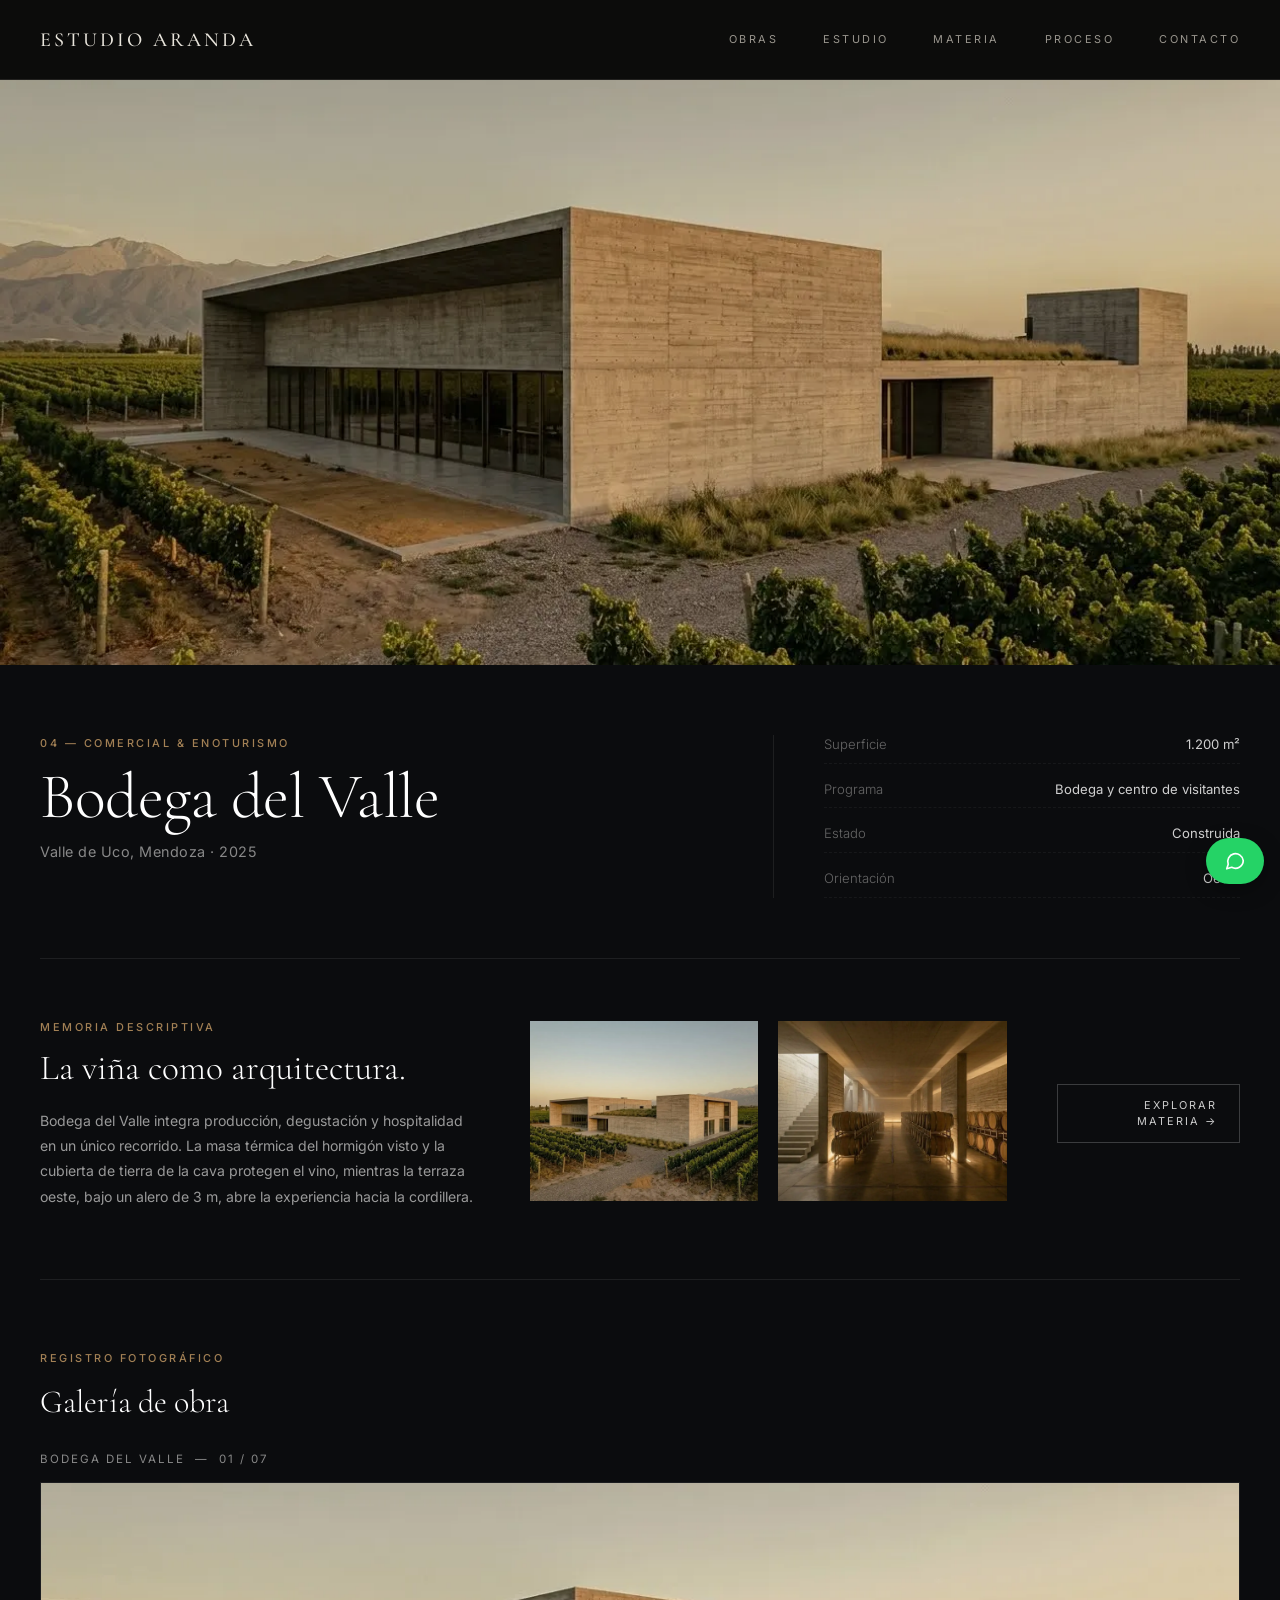
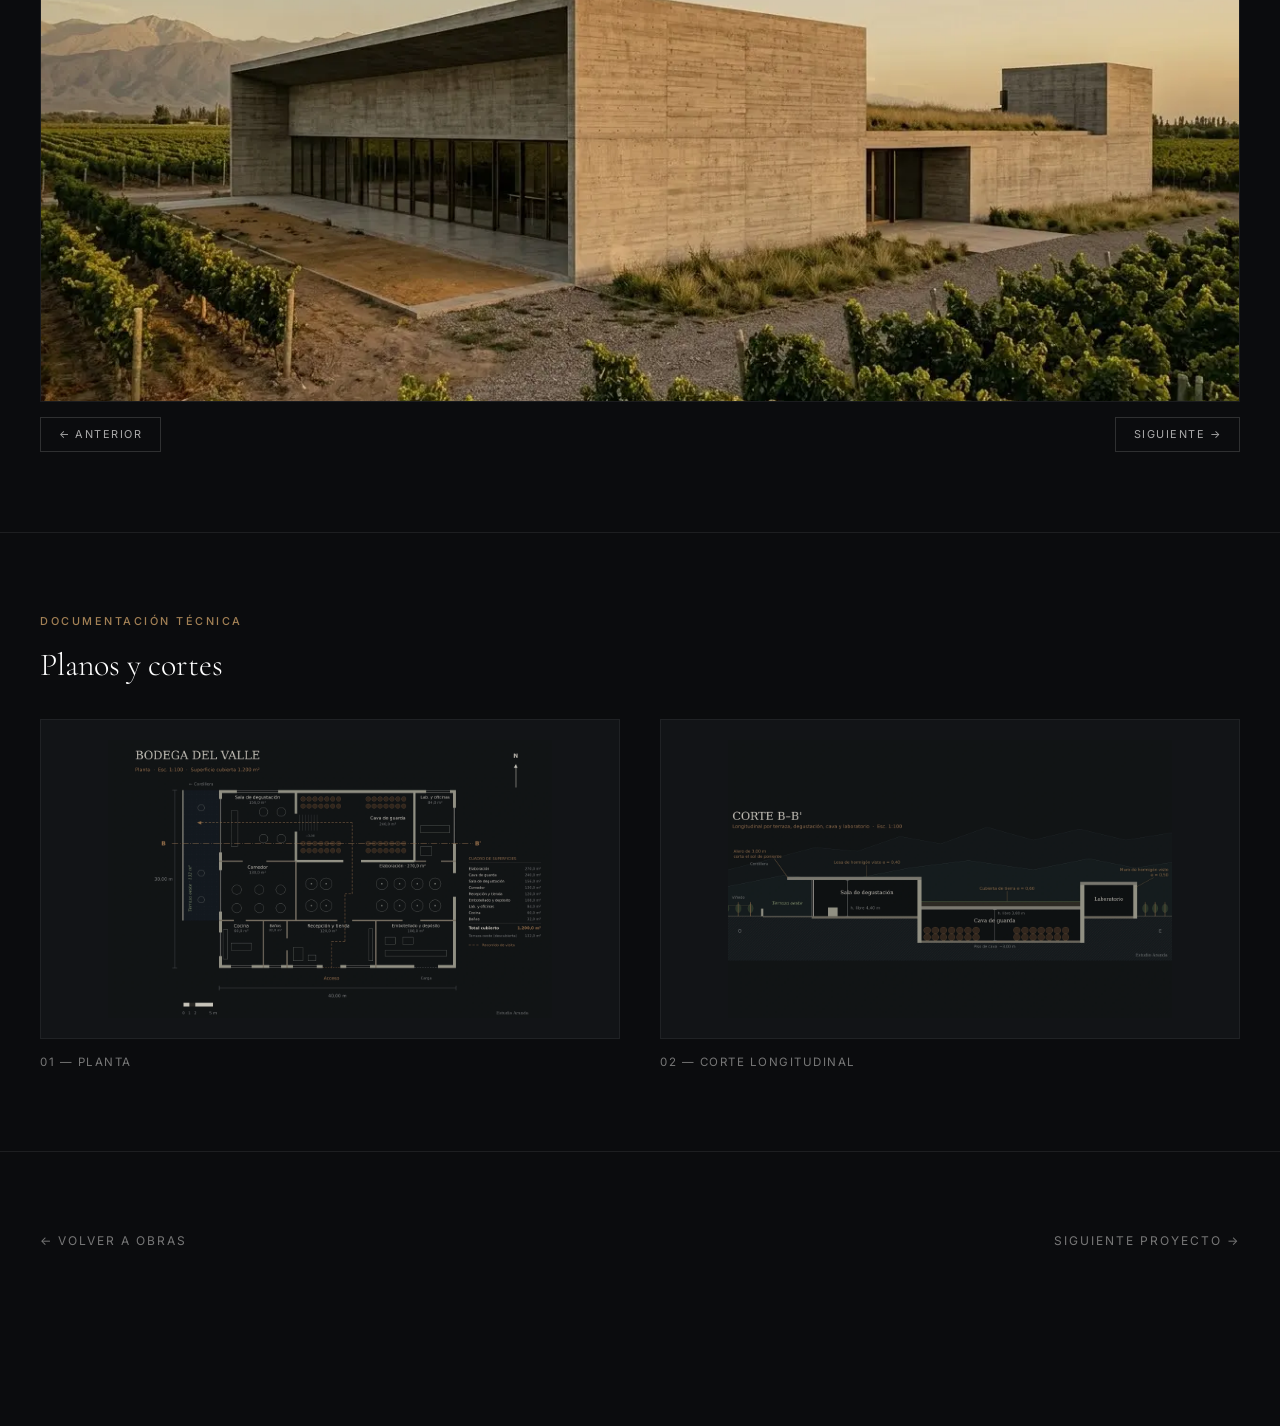
<file: bodega-del-valle.html>
<!DOCTYPE html>
<html lang="es-AR">
<head>
  <meta charset="UTF-8">
  <meta name="viewport" content="width=device-width, initial-scale=1.0">
  <title>Bodega del Valle — Estudio Aranda</title>
  <meta name="description" content="Bodega del Valle, proyecto de comercial & enoturismo de Estudio Aranda en Valle de Uco, Mendoza. 1.200 m² concebidos en diálogo con el paisaje, la luz y la materia.">
  <meta name="robots" content="noindex, follow">
  <meta name="theme-color" content="#0D0D0C">
  <link rel="canonical" href="https://estudioaranda.vercel.app/bodega-del-valle">
  <meta property="og:type" content="article">
  <meta property="og:locale" content="es_AR">
  <meta property="og:site_name" content="Estudio Aranda">
  <meta property="og:title" content="Bodega del Valle | Estudio Aranda">
  <meta property="og:description" content="Bodega del Valle, proyecto de comercial & enoturismo de Estudio Aranda en Valle de Uco, Mendoza. 1.200 m² concebidos en diálogo con el paisaje, la luz y la materia.">
  <meta property="og:url" content="https://estudioaranda.vercel.app/bodega-del-valle">
  <meta property="og:image" content="https://estudioaranda.vercel.app/img/bodega-del-valle/bodega-fachada.webp">
  <meta property="og:image:alt" content="Bodega del Valle, bodega y centro de visitantes de hormigón visto entre viñedos en Valle de Uco, Mendoza">
  <meta name="twitter:card" content="summary_large_image">
  <link rel="preconnect" href="https://fonts.googleapis.com">
  <link rel="preconnect" href="https://fonts.gstatic.com" crossorigin>
  <link href="https://fonts.googleapis.com/css2?family=Cormorant+Garamond:ital,wght@0,300;0,400;0,500;0,600;1,400&family=Inter:wght@300;400;500;600&display=swap" rel="stylesheet">
  <link rel="stylesheet" href="style.css">
</head>
<body class="obra-detalle-body">
  <header class="header">

    <div class="container header-container">

      <!-- Marca -->

      <a
        href="index.html"
        class="brand-logo"
        aria-label="Estudio Aranda — Inicio"
      >
        <span class="logo-title">
          ESTUDIO ARANDA
        </span>
      </a>


      <!-- Navegación -->

      <nav
        class="nav-menu"
        id="nav-menu"
        aria-label="Navegación principal"
      >

        <a
          href="index.html#obras"
          class="nav-link"
        >
          OBRAS
        </a>

        <a
          href="index.html#estudio"
          class="nav-link"
        >
          ESTUDIO
        </a>

        <a
          href="index.html#materia"
          class="nav-link"
        >
          MATERIA
        </a>

        <a
          href="index.html#proceso"
          class="nav-link"
        >
          PROCESO
        </a>

        <a
          href="index.html#contacto"
          class="nav-link"
        >
          CONTACTO
        </a>

      </nav>


      <!-- Botón menú móvil -->

      <button
        class="mobile-toggle"
        id="mobile-toggle"
        type="button"
        aria-label="Abrir menú de navegación"
        aria-expanded="false"
        aria-controls="nav-menu"
      >

        <span class="hamburger-line"></span>
        <span class="hamburger-line"></span>

      </button>

    </div>

  </header>


  <!-- Overlay menú móvil -->

  <div
    class="nav-overlay"
    id="nav-overlay"
    aria-hidden="true"
  ></div>


  <!-- =========================================================
       CONTENIDO PRINCIPAL
  ========================================================== -->

  <main class="obra-main">
    <section class="obra-hero" aria-labelledby="obra-title">
      <img src="img/bodega-del-valle/bodega-fachada.webp" alt="Bodega del Valle — fachada de hormigón visto con alero hacia la cordillera, Valle de Uco, Mendoza" class="obra-hero-img" width="1600" height="1067" fetchpriority="high" decoding="async">
    </section>
    <section class="container" aria-labelledby="obra-title">
      <div class="obra-header-section">
        <div class="obra-header-info reveal">
          <span class="section-tag">04 &mdash; COMERCIAL &amp; ENOTURISMO</span>
          <h1 class="obra-title" id="obra-title">Bodega del Valle</h1>
          <p class="obra-subtitle">Valle de Uco, Mendoza &middot; 2025</p>
        </div>
        <div class="obra-ficha-tecnica reveal delay-1" aria-label="Ficha técnica de Bodega del Valle">
<div class="ficha-item"><span class="ficha-label">Superficie</span><span class="ficha-val">1.200 m²</span></div>
<div class="ficha-item"><span class="ficha-label">Programa</span><span class="ficha-val">Bodega y centro de visitantes</span></div>
<div class="ficha-item"><span class="ficha-label">Estado</span><span class="ficha-val">Construida</span></div>
<div class="ficha-item"><span class="ficha-label">Orientación</span><span class="ficha-val">Oeste</span></div>
        </div>
      </div>
    </section>
    <section class="container" aria-labelledby="concepto-title">
      <div class="obra-concepto-grid">
        <div class="concepto-text reveal">
          <span class="section-tag">MEMORIA DESCRIPTIVA</span>
          <h2 class="concepto-title" id="concepto-title">La viña como arquitectura.</h2>
          <p class="concepto-desc">Bodega del Valle integra producción, degustación y hospitalidad en un único recorrido. La masa térmica del hormigón visto y la cubierta de tierra de la cava protegen el vino, mientras la terraza oeste, bajo un alero de 3 m, abre la experiencia hacia la cordillera.</p>
        </div>
        <div class="concepto-galeria-mini reveal delay-1" aria-label="Imágenes de Bodega del Valle">
          <div class="mini-foto-item"><img src="img/bodega-del-valle/bodega-exterior.webp" alt="Bodega del Valle — vista aérea baja con la cubierta de tierra de la cava" width="800" height="533" loading="lazy" decoding="async"></div>
          <div class="mini-foto-item"><img src="img/bodega-del-valle/bodega-cava.webp" alt="Bodega del Valle — interior de la cava de guarda" width="800" height="533" loading="lazy" decoding="async"></div>
        </div>
        <div class="concepto-action reveal delay-2">
          <a href="index.html#materia" class="btn-materiales">EXPLORAR MATERIA &rarr;</a>
        </div>
      </div>
    </section>
    <section class="container obra-galeria-section" aria-labelledby="galeria-title">
      <div class="galeria-header-desktop reveal">
        <span class="section-tag">REGISTRO FOTOGRÁFICO</span>
        <h2 class="galeria-title-desktop" id="galeria-title">Galería de obra</h2>
      </div>
      <div class="galeria-viewer-large reveal delay-1" id="galeria-viewer" data-nombre="BODEGA DEL VALLE">
        <div id="galeria-counter" class="galeria-counter" aria-live="polite">BODEGA DEL VALLE &nbsp;&mdash;&nbsp; 01 / 07</div>
        <div class="galeria-img-container">
          <img id="galeria-img" src="img/bodega-del-valle/bodega-fachada.webp" alt="Bodega del Valle — galería" width="1600" height="1067" loading="lazy" decoding="async">
        </div>
        <div class="galeria-controls-bottom">
          <button id="galeria-prev" class="arrow-btn" type="button" aria-label="Ver imagen anterior">&larr; ANTERIOR</button>
          <button id="galeria-next" class="arrow-btn" type="button" aria-label="Ver siguiente imagen">SIGUIENTE &rarr;</button>
        </div>
      </div>
    </section>
    <section class="container obra-planos-section" aria-labelledby="planos-title">
      <div class="planos-header reveal">
        <span class="section-tag">DOCUMENTACIÓN TÉCNICA</span>
        <h2 class="planos-title-desktop" id="planos-title">Planos y cortes</h2>
      </div>
      <div class="planos-grid-desktop">
        <div class="plano-card reveal delay-1">
          <div class="plano-img-wrapper"><img src="img/bodega-del-valle/bodega-plano-planta.webp" alt="Bodega del Valle — plano de planta" width="1200" height="750" loading="lazy" decoding="async"></div>
          <span class="plano-caption">01 &mdash; Planta</span>
        </div>
        <div class="plano-card reveal delay-2">
          <div class="plano-img-wrapper"><img src="img/bodega-del-valle/bodega-plano-corte.webp" alt="Bodega del Valle — corte longitudinal B-B'" width="1200" height="750" loading="lazy" decoding="async"></div>
          <span class="plano-caption">02 &mdash; Corte Longitudinal</span>
        </div>
      </div>
    </section>
    <section class="container">
      <nav class="obra-pagination reveal" aria-label="Navegación entre proyectos">
        <a href="index.html#obras" class="page-link">&larr; VOLVER A OBRAS</a>
        <a href="casa-del-olivo.html" class="page-link">SIGUIENTE PROYECTO &rarr;</a>
      </nav>
    </section>
  </main>
  <!-- FOTOS DE LA GALERÍA (7 imágenes, coincide con el contador 01 / 07) -->
  <script>window.GALERIA_FOTOS = [
    "img/bodega-del-valle/bodega-fachada.webp",
    "img/bodega-del-valle/bodega-exterior.webp",
    "img/bodega-del-valle/bodega-acceso.webp",
    "img/bodega-del-valle/bodega-elaboracion.webp",
    "img/bodega-del-valle/bodega-cava.webp",
    "img/bodega-del-valle/bodega-sala.webp",
    "img/bodega-del-valle/bodega-terraza.webp"
  ];</script>

  <a href="https://wa.me/5493525632567?text=Hola%20CB%20Studio%20Web%2C%20vi%20la%20demo%20de%20Estudio%20Aranda%20y%20quiero%20una%20web%20as%C3%AD%20para%20mi%20estudio." class="whatsapp-float" target="_blank" rel="noopener noreferrer" aria-label="¿Querés una web así? Escribinos por WhatsApp">
    <svg viewBox="0 0 24 24" width="22" height="22" fill="none" stroke="currentColor" stroke-width="1.8" stroke-linecap="round" stroke-linejoin="round" aria-hidden="true"><path d="M21 11.5a8.5 8.5 0 0 1-12.6 7.4L3 20.5l1.6-5A8.5 8.5 0 1 1 21 11.5z"/></svg>
  </a>

  <script src="script.js" defer></script>
</body>
</html>
</file>
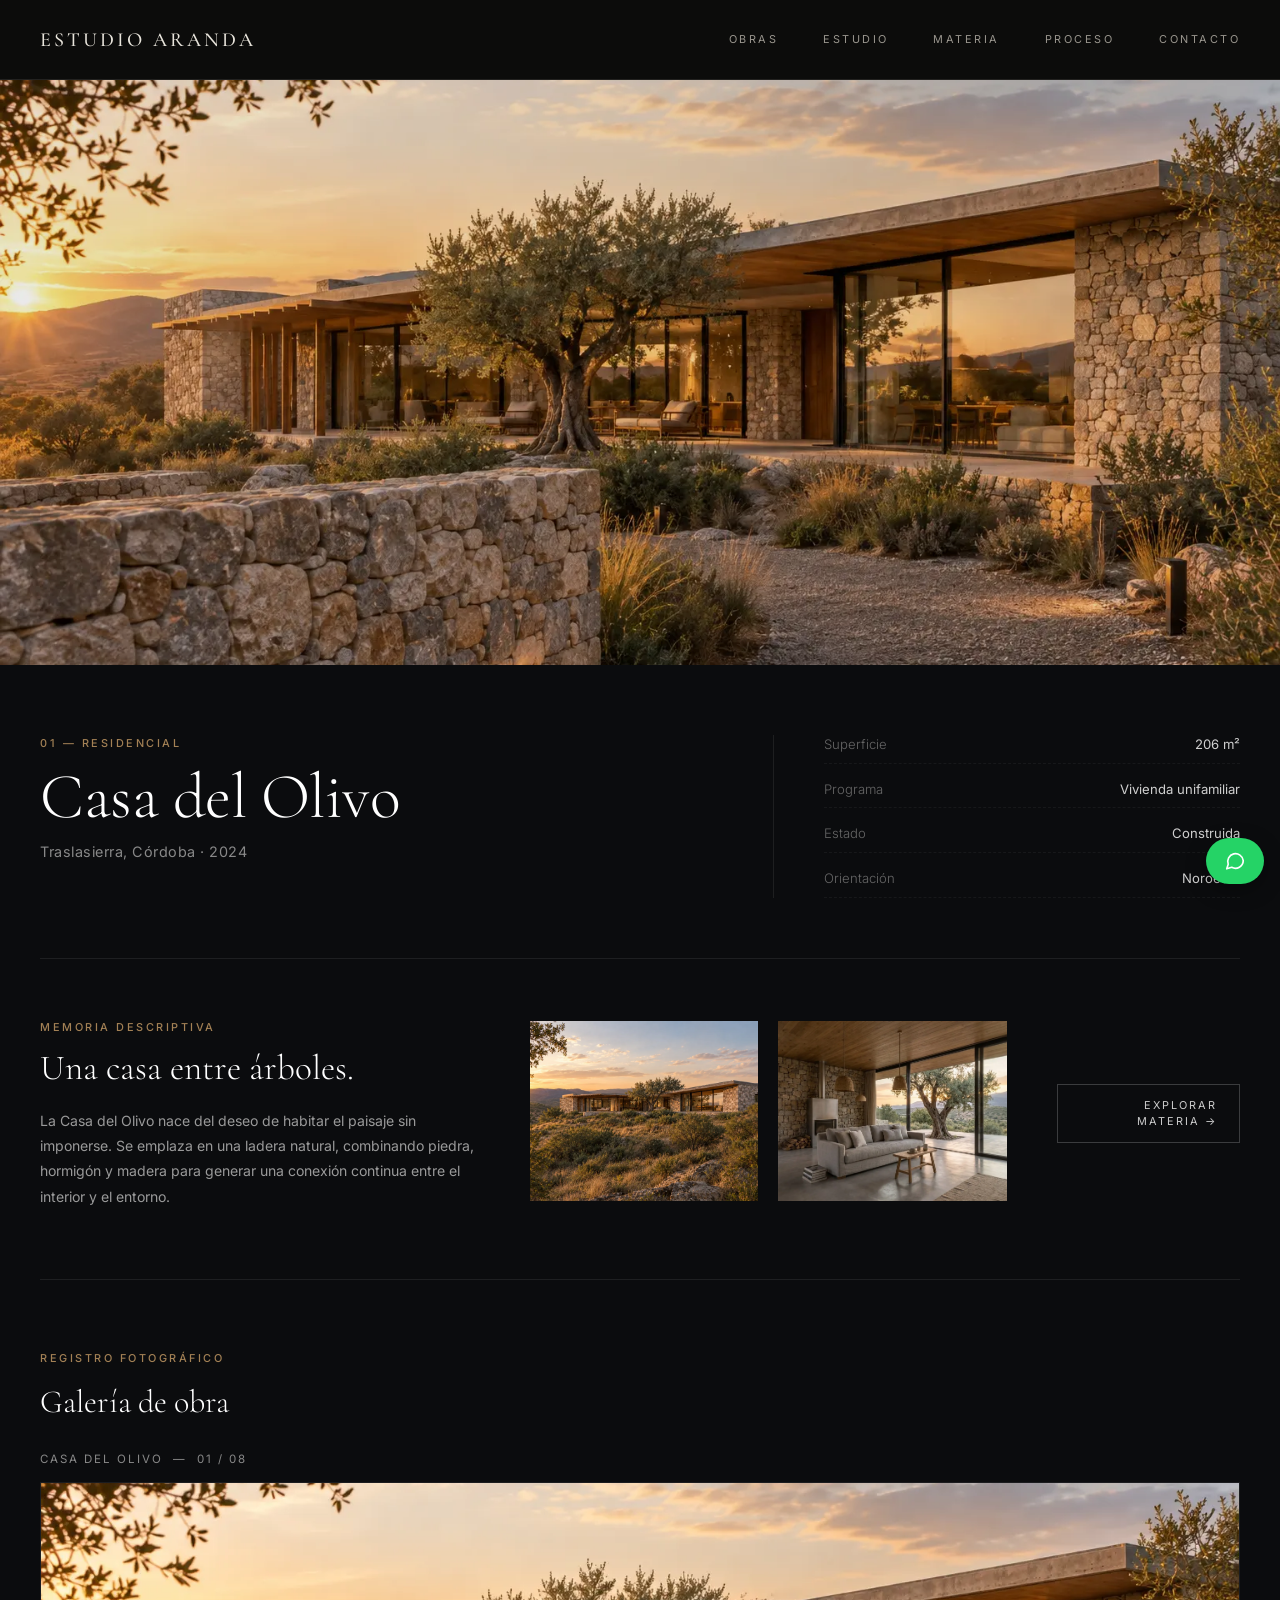
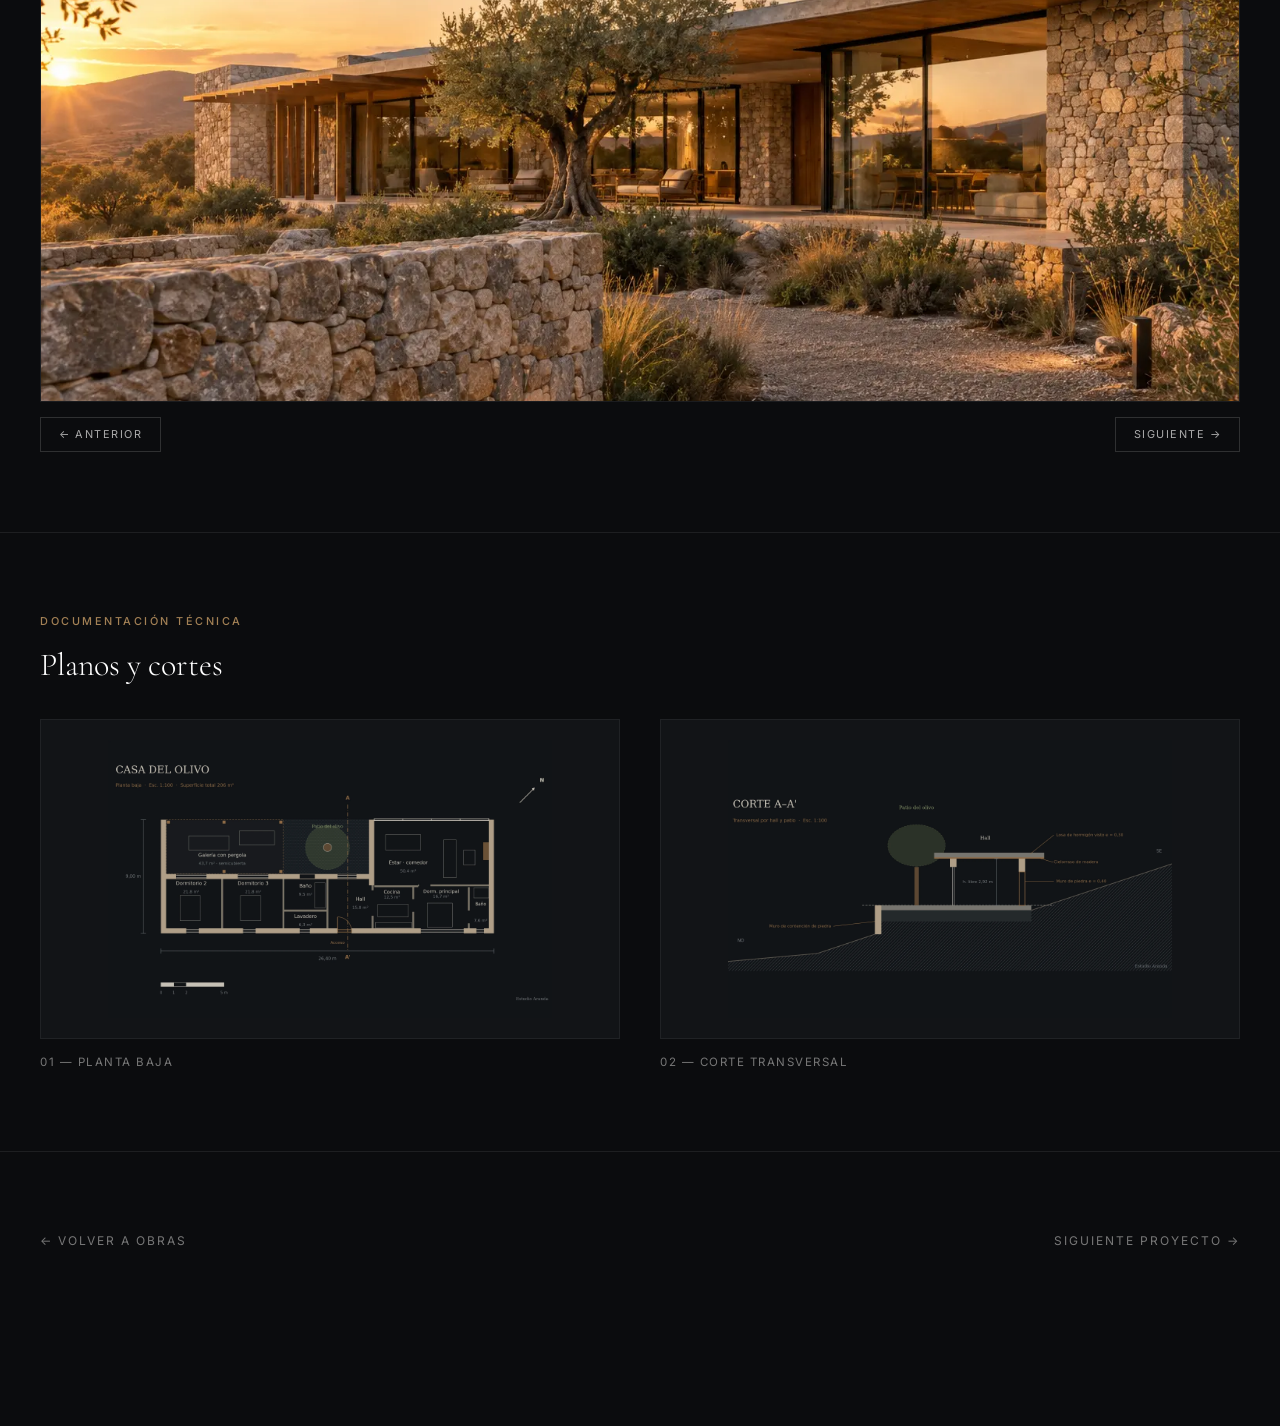
<file: casa-del-olivo.html>
<!DOCTYPE html>
<html lang="es-AR">
<head>
  <meta charset="UTF-8">

  <meta
    name="viewport"
    content="width=device-width, initial-scale=1.0"
  >

  <!-- =========================================================
       SEO PRINCIPAL
  ========================================================== -->

  <title>
    Casa del Olivo | Proyecto de Arquitectura en Traslasierra — Estudio Aranda
  </title>

  <meta
    name="description"
    content="Casa del Olivo, proyecto residencial de Estudio Aranda en Traslasierra, Córdoba. Vivienda unifamiliar de 206 m² concebida en diálogo con el paisaje, la luz y la materialidad."
  >

  <meta
    name="robots"
    content="noindex, follow"
  >

  <meta
    name="author"
    content="Estudio Aranda"
  >

  <meta
    name="theme-color"
    content="#0D0D0C"
  >

  <meta
    name="application-name"
    content="Estudio Aranda"
  >

  <!-- URL CANÓNICA -->
  <link
    rel="canonical"
    href="https://estudioaranda.vercel.app/casa-del-olivo"
  >


  <!-- =========================================================
       OPEN GRAPH — FACEBOOK / WHATSAPP / LINKEDIN
  ========================================================== -->

  <meta
    property="og:type"
    content="article"
  >

  <meta
    property="og:locale"
    content="es_AR"
  >

  <meta
    property="og:site_name"
    content="Estudio Aranda"
  >

  <meta
    property="og:title"
    content="Casa del Olivo | Proyecto de Arquitectura en Traslasierra"
  >

  <meta
    property="og:description"
    content="Proyecto residencial de Estudio Aranda en Traslasierra, Córdoba. Una vivienda de 206 m² concebida en diálogo con el paisaje, la luz y la materia."
  >

  <meta
    property="og:url"
    content="https://estudioaranda.vercel.app/casa-del-olivo"
  >

  <meta
    property="og:image"
    content="https://estudioaranda.vercel.app/img/casa-olivo/olivo-fachada.webp"
  >

  <meta
    property="og:image:alt"
    content="Casa del Olivo, vivienda de arquitectura contemporánea integrada al paisaje de Traslasierra, Córdoba"
  >

  <meta
    property="og:image:width"
    content="1200"
  >

  <meta
    property="og:image:height"
    content="800"
  >


  <!-- =========================================================
       TWITTER / X CARD
  ========================================================== -->

  <meta
    name="twitter:card"
    content="summary_large_image"
  >

  <meta
    name="twitter:title"
    content="Casa del Olivo | Estudio Aranda"
  >

  <meta
    name="twitter:description"
    content="Proyecto residencial en Traslasierra, Córdoba. Arquitectura concebida en diálogo con el paisaje, la luz y la materia."
  >

  <meta
    name="twitter:image"
    content="https://estudioaranda.vercel.app/img/casa-olivo/olivo-fachada.webp"
  >

  <meta
    name="twitter:image:alt"
    content="Casa del Olivo — Estudio Aranda"
  >


  <!-- =========================================================
       PERFORMANCE — GOOGLE FONTS
  ========================================================== -->

  <link
    rel="preconnect"
    href="https://fonts.googleapis.com"
  >

  <link
    rel="preconnect"
    href="https://fonts.gstatic.com"
    crossorigin
  >

  <link
    href="https://fonts.googleapis.com/css2?family=Cormorant+Garamond:ital,wght@0,300;0,400;0,500;0,600;1,400&family=Inter:wght@300;400;500;600&display=swap"
    rel="stylesheet"
  >


  <!-- =========================================================
       PRELOAD — IMAGEN PRINCIPAL DEL PROYECTO
  ========================================================== -->

  <link
    rel="preload"
    as="image"
    href="img/casa-olivo/olivo-fachada.webp"
    fetchpriority="high"
  >


  <!-- =========================================================
       ESTILOS
  ========================================================== -->

  <link
    rel="stylesheet"
    href="style.css"
  >


  <!-- =========================================================
       DATOS ESTRUCTURADOS — PROYECTO
  ========================================================== -->

  <script type="application/ld+json">
  {
    "@context": "https://schema.org",
    "@type": "CreativeWork",
    "@id": "https://estudioaranda.vercel.app/casa-del-olivo#project",

    "name": "Casa del Olivo",

    "headline": "Casa del Olivo | Proyecto de arquitectura en Traslasierra",

    "description": "Proyecto residencial de Estudio Aranda en Traslasierra, Córdoba. Vivienda unifamiliar de 206 m² concebida en diálogo con el paisaje, la luz y la materialidad.",

    "url": "https://estudioaranda.vercel.app/casa-del-olivo",

    "image": [
      "https://estudioaranda.vercel.app/img/casa-olivo/olivo-fachada.webp",
      "https://estudioaranda.vercel.app/img/casa-olivo/olivo-exterior.webp",
      "https://estudioaranda.vercel.app/img/casa-olivo/olivo-sala.webp"
    ],

    "dateCreated": "2024",

    "creator": {
      "@type": "Person",
      "name": "Mateo Aranda",
      "jobTitle": "Arquitecto",
      "worksFor": {
        "@type": "Organization",
        "name": "Estudio Aranda",
        "url": "https://estudioaranda.vercel.app/"
      }
    },

    "publisher": {
      "@type": "Organization",
      "name": "Estudio Aranda",
      "url": "https://estudioaranda.vercel.app/"
    },

    "about": {
      "@type": "Residence",
      "name": "Casa del Olivo",
      "floorSize": {
        "@type": "QuantitativeValue",
        "value": "206",
        "unitCode": "MTK"
      },
      "address": {
        "@type": "PostalAddress",
        "addressRegion": "Córdoba",
        "addressCountry": "AR"
      }
    },

    "keywords": [
      "Casa del Olivo",
      "arquitectura en Córdoba",
      "arquitectura en Traslasierra",
      "arquitectura residencial",
      "vivienda unifamiliar",
      "arquitectura contemporánea",
      "Estudio Aranda"
    ]
  }
  </script>


  <!-- =========================================================
       DATOS ESTRUCTURADOS — BREADCRUMB
  ========================================================== -->

  <script type="application/ld+json">
  {
    "@context": "https://schema.org",
    "@type": "BreadcrumbList",

    "itemListElement": [
      {
        "@type": "ListItem",
        "position": 1,
        "name": "Inicio",
        "item": "https://estudioaranda.vercel.app/"
      },
      {
        "@type": "ListItem",
        "position": 2,
        "name": "Obras",
        "item": "https://estudioaranda.vercel.app/#obras"
      },
      {
        "@type": "ListItem",
        "position": 3,
        "name": "Casa del Olivo",
        "item": "https://estudioaranda.vercel.app/casa-del-olivo"
      }
    ]
  }
  </script>

</head>


<body class="obra-detalle-body">

  <!-- =========================================================
       HEADER / NAVBAR
  ========================================================== -->

  <header class="header">

    <div class="container header-container">

      <!-- Marca -->

      <a
        href="index.html"
        class="brand-logo"
        aria-label="Estudio Aranda — Inicio"
      >
        <span class="logo-title">
          ESTUDIO ARANDA
        </span>
      </a>


      <!-- Navegación -->

      <nav
        class="nav-menu"
        id="nav-menu"
        aria-label="Navegación principal"
      >

        <a
          href="index.html#obras"
          class="nav-link"
        >
          OBRAS
        </a>

        <a
          href="index.html#estudio"
          class="nav-link"
        >
          ESTUDIO
        </a>

        <a
          href="index.html#materia"
          class="nav-link"
        >
          MATERIA
        </a>

        <a
          href="index.html#proceso"
          class="nav-link"
        >
          PROCESO
        </a>

        <a
          href="index.html#contacto"
          class="nav-link"
        >
          CONTACTO
        </a>

      </nav>


      <!-- Botón menú móvil -->

      <button
        class="mobile-toggle"
        id="mobile-toggle"
        type="button"
        aria-label="Abrir menú de navegación"
        aria-expanded="false"
        aria-controls="nav-menu"
      >

        <span class="hamburger-line"></span>
        <span class="hamburger-line"></span>

      </button>

    </div>

  </header>


  <!-- Overlay menú móvil -->

  <div
    class="nav-overlay"
    id="nav-overlay"
    aria-hidden="true"
  ></div>


  <!-- =========================================================
       CONTENIDO PRINCIPAL
  ========================================================== -->

  <main class="obra-main">


    <!-- =======================================================
         HERO
    ======================================================== -->

    <section
      class="obra-hero"
      aria-labelledby="obra-title"
    >

      <img
        src="img/casa-olivo/olivo-fachada.webp"
        alt="Casa del Olivo en Traslasierra, Córdoba — vista exterior de la vivienda integrada al paisaje"
        class="obra-hero-img"
        width="1600"
        height="1067"
        fetchpriority="high"
        decoding="async"
      >

    </section>


    <!-- =======================================================
         INFORMACIÓN PRINCIPAL DEL PROYECTO
    ======================================================== -->

    <section
      class="container"
      aria-labelledby="obra-title"
    >

      <div class="obra-header-section">


        <div class="obra-header-info reveal">

          <span class="section-tag">
            01 &mdash; RESIDENCIAL
          </span>

          <h1
            class="obra-title"
            id="obra-title"
          >
            Casa del Olivo
          </h1>

          <p class="obra-subtitle">
            Traslasierra, Córdoba &middot; 2024
          </p>

        </div>


        <!-- Ficha técnica -->

        <div
          class="obra-ficha-tecnica reveal delay-1"
          aria-label="Ficha técnica de Casa del Olivo"
        >

          <div class="ficha-item">

            <span class="ficha-label">
              Superficie
            </span>

            <span class="ficha-val">
              206 m²
            </span>

          </div>


          <div class="ficha-item">

            <span class="ficha-label">
              Programa
            </span>

            <span class="ficha-val">
              Vivienda unifamiliar
            </span>

          </div>


          <div class="ficha-item">

            <span class="ficha-label">
              Estado
            </span>

            <span class="ficha-val">
              Construida
            </span>

          </div>


          <div class="ficha-item">

            <span class="ficha-label">
              Orientación
            </span>

            <span class="ficha-val">
              Noroeste
            </span>

          </div>

        </div>

      </div>

    </section>


    <!-- =======================================================
         CONCEPTO / MEMORIA DESCRIPTIVA
    ======================================================== -->

    <section
      class="container"
      aria-labelledby="concepto-title"
    >

      <div class="obra-concepto-grid">


        <div class="concepto-text reveal">

          <span class="section-tag">
            MEMORIA DESCRIPTIVA
          </span>

          <h2
            class="concepto-title"
            id="concepto-title"
          >
            Una casa entre árboles.
          </h2>

          <p class="concepto-desc">
            La Casa del Olivo nace del deseo de habitar el paisaje sin imponerse.
            Se emplaza en una ladera natural, combinando piedra, hormigón y madera
            para generar una conexión continua entre el interior y el entorno.
          </p>

        </div>


        <!-- Imágenes secundarias -->

        <div
          class="concepto-galeria-mini reveal delay-1"
          aria-label="Imágenes de Casa del Olivo"
        >

          <div class="mini-foto-item">

            <img
              src="img/casa-olivo/olivo-exterior.webp"
              alt="Casa del Olivo — integración de la vivienda con el paisaje de Traslasierra"
              width="800"
              height="533"
              loading="lazy"
              decoding="async"
            >

          </div>


          <div class="mini-foto-item">

            <img
              src="img/casa-olivo/olivo-sala.webp"
              alt="Casa del Olivo — sala de estar interior con materiales naturales"
              width="800"
              height="533"
              loading="lazy"
              decoding="async"
            >

          </div>

        </div>


        <!-- CTA -->

        <div class="concepto-action reveal delay-2">

          <a
            href="index.html#materia"
            class="btn-materiales"
            aria-label="Explorar la sección de materiales de Estudio Aranda"
          >
            EXPLORAR MATERIA &rarr;
          </a>

        </div>

      </div>

    </section>


    <!-- =======================================================
         GALERÍA FOTOGRÁFICA
    ======================================================== -->

    <section
      class="container obra-galeria-section"
      aria-labelledby="galeria-title"
    >

      <div class="galeria-header-desktop reveal">

        <span class="section-tag">
          REGISTRO FOTOGRÁFICO
        </span>

        <h2
          class="galeria-title-desktop"
          id="galeria-title"
        >
          Galería de obra
        </h2>

      </div>


      <div class="galeria-viewer-large reveal delay-1">


        <div
          id="galeria-counter"
          class="galeria-counter"
          aria-live="polite"
        >
          CASA DEL OLIVO &nbsp;&mdash;&nbsp; 01 / 08
        </div>


        <div class="galeria-img-container">

          <img
            id="galeria-img"
            src="img/casa-olivo/olivo-fachada.webp"
            alt="Casa del Olivo — vista exterior principal"
            width="1600"
            height="1067"
            loading="lazy"
            decoding="async"
          >

        </div>


        <!-- Controles -->

        <div class="galeria-controls-bottom">

          <button
            id="galeria-prev"
            class="arrow-btn"
            type="button"
            aria-label="Ver imagen anterior de Casa del Olivo"
          >
            &larr; ANTERIOR
          </button>


          <button
            id="galeria-next"
            class="arrow-btn"
            type="button"
            aria-label="Ver siguiente imagen de Casa del Olivo"
          >
            SIGUIENTE &rarr;
          </button>

        </div>

      </div>

    </section>


    <!-- =======================================================
         DOCUMENTACIÓN TÉCNICA
    ======================================================== -->

    <section
      class="container obra-planos-section"
      aria-labelledby="planos-title"
    >

      <div class="planos-header reveal">

        <span class="section-tag">
          DOCUMENTACIÓN TÉCNICA
        </span>

        <h2
          class="planos-title-desktop"
          id="planos-title"
        >
          Planos y cortes
        </h2>

      </div>


      <div class="planos-grid-desktop">


        <div class="plano-card reveal delay-1">

          <div class="plano-img-wrapper">

            <img
              src="img/casa-olivo/olivo-plano-planta.webp"
              alt="Casa del Olivo — plano de planta baja"
              width="1200"
              height="800"
              loading="lazy"
              decoding="async"
            >

          </div>

          <span class="plano-caption">
            01 &mdash; Planta Baja
          </span>

        </div>


        <div class="plano-card reveal delay-2">

          <div class="plano-img-wrapper">

            <img
              src="img/casa-olivo/olivo-plano-corte.webp"
              alt="Casa del Olivo — corte transversal arquitectónico"
              width="1200"
              height="800"
              loading="lazy"
              decoding="async"
            >

          </div>

          <span class="plano-caption">
            02 &mdash; Corte Transversal
          </span>

        </div>

      </div>

    </section>


    <!-- =======================================================
         NAVEGACIÓN ENTRE PROYECTOS
    ======================================================== -->

    <section class="container">

      <nav
        class="obra-pagination reveal"
        aria-label="Navegación entre proyectos"
      >

        <a
          href="index.html#obras"
          class="page-link"
        >
          &larr; VOLVER A OBRAS
        </a>


        <a
          href="refugio-la-cumbre.html"
          class="page-link"
          aria-label="Ir al siguiente proyecto de Estudio Aranda"
        >
          SIGUIENTE PROYECTO &rarr;
        </a>

      </nav>

    </section>

  </main>


  <!-- =========================================================
       JAVASCRIPT
  ========================================================== -->

  <a href="https://wa.me/5493525632567?text=Hola%20CB%20Studio%20Web%2C%20vi%20la%20demo%20de%20Estudio%20Aranda%20y%20quiero%20una%20web%20as%C3%AD%20para%20mi%20estudio." class="whatsapp-float" target="_blank" rel="noopener noreferrer" aria-label="¿Querés una web así? Escribinos por WhatsApp">
    <svg viewBox="0 0 24 24" width="22" height="22" fill="none" stroke="currentColor" stroke-width="1.8" stroke-linecap="round" stroke-linejoin="round" aria-hidden="true"><path d="M21 11.5a8.5 8.5 0 0 1-12.6 7.4L3 20.5l1.6-5A8.5 8.5 0 1 1 21 11.5z"/></svg>
  </a>

  <script src="script.js" defer></script>

</body>
</html>
</file>
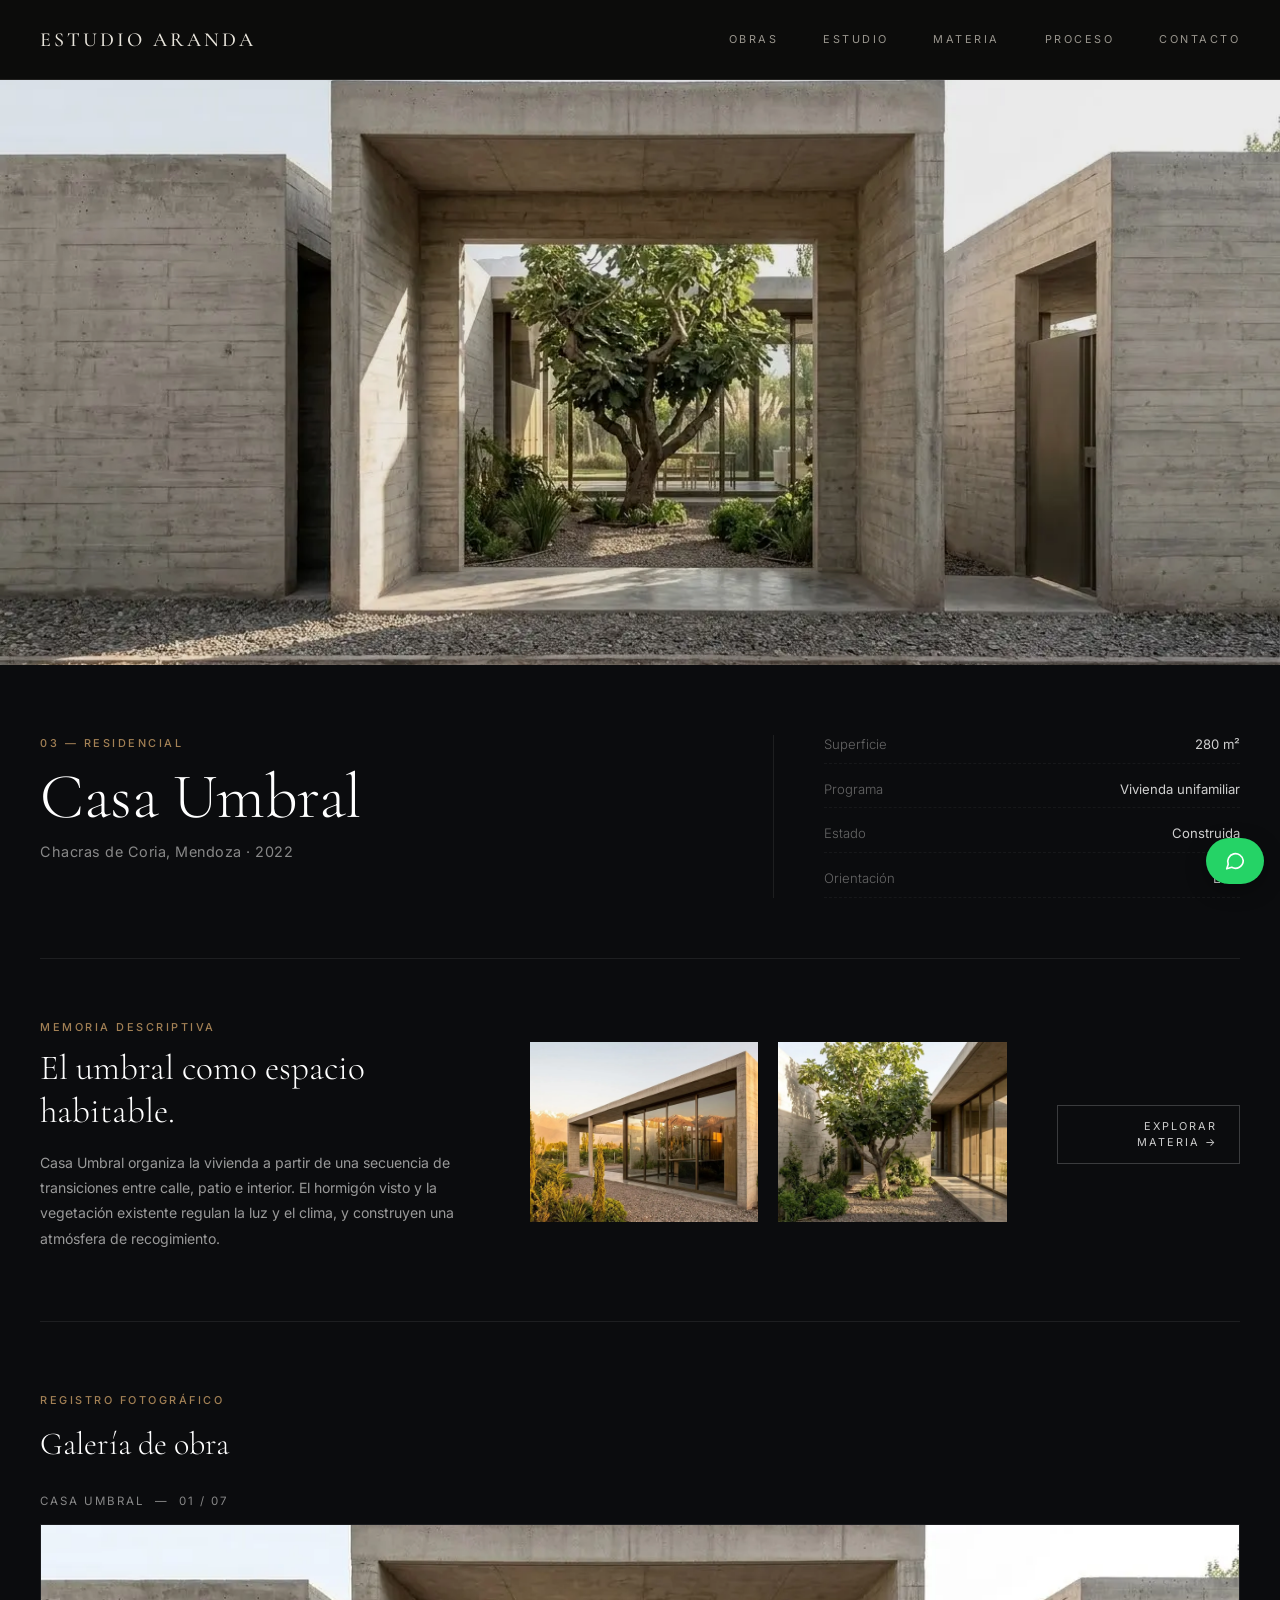
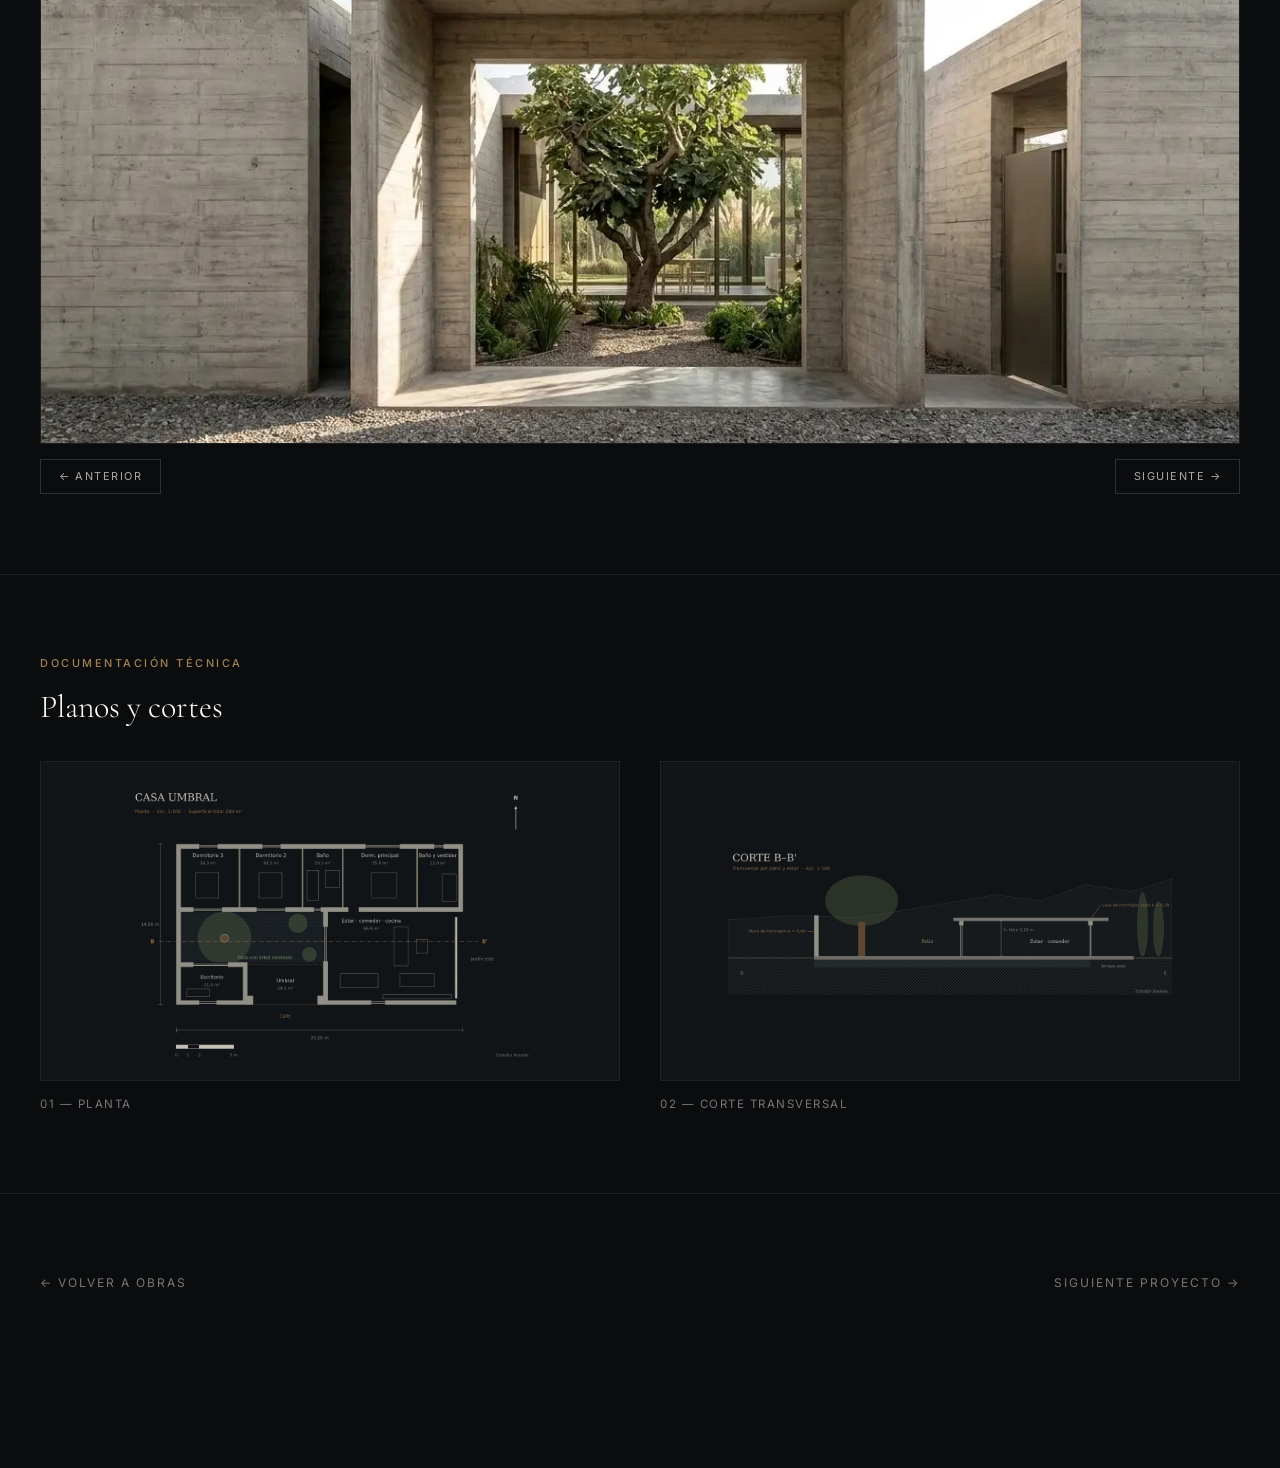
<file: casa-umbral.html>
<!DOCTYPE html>
<html lang="es-AR">
<head>
  <meta charset="UTF-8">
  <meta name="viewport" content="width=device-width, initial-scale=1.0">
  <title>Casa Umbral — Estudio Aranda</title>
  <meta name="description" content="Casa Umbral, proyecto de residencial de Estudio Aranda en Chacras de Coria, Mendoza. 280 m² concebidos en diálogo con el paisaje, la luz y la materia.">
  <meta name="robots" content="noindex, follow">
  <meta name="theme-color" content="#0D0D0C">
  <link rel="canonical" href="https://estudioaranda.vercel.app/casa-umbral">
  <meta property="og:type" content="article">
  <meta property="og:locale" content="es_AR">
  <meta property="og:site_name" content="Estudio Aranda">
  <meta property="og:title" content="Casa Umbral | Estudio Aranda">
  <meta property="og:description" content="Casa Umbral, proyecto de residencial de Estudio Aranda en Chacras de Coria, Mendoza. 280 m² concebidos en diálogo con el paisaje, la luz y la materia.">
  <meta property="og:url" content="https://estudioaranda.vercel.app/casa-umbral">
  <meta property="og:image" content="https://estudioaranda.vercel.app/img/casa-umbral/umbral-fachada.webp">
  <meta name="twitter:card" content="summary_large_image">
  <link rel="preconnect" href="https://fonts.googleapis.com">
  <link rel="preconnect" href="https://fonts.gstatic.com" crossorigin>
  <link href="https://fonts.googleapis.com/css2?family=Cormorant+Garamond:ital,wght@0,300;0,400;0,500;0,600;1,400&family=Inter:wght@300;400;500;600&display=swap" rel="stylesheet">
  <link rel="stylesheet" href="style.css">
</head>
<body class="obra-detalle-body">
  <header class="header">

    <div class="container header-container">

      <!-- Marca -->

      <a
        href="index.html"
        class="brand-logo"
        aria-label="Estudio Aranda — Inicio"
      >
        <span class="logo-title">
          ESTUDIO ARANDA
        </span>
      </a>


      <!-- Navegación -->

      <nav
        class="nav-menu"
        id="nav-menu"
        aria-label="Navegación principal"
      >

        <a
          href="index.html#obras"
          class="nav-link"
        >
          OBRAS
        </a>

        <a
          href="index.html#estudio"
          class="nav-link"
        >
          ESTUDIO
        </a>

        <a
          href="index.html#materia"
          class="nav-link"
        >
          MATERIA
        </a>

        <a
          href="index.html#proceso"
          class="nav-link"
        >
          PROCESO
        </a>

        <a
          href="index.html#contacto"
          class="nav-link"
        >
          CONTACTO
        </a>

      </nav>


      <!-- Botón menú móvil -->

      <button
        class="mobile-toggle"
        id="mobile-toggle"
        type="button"
        aria-label="Abrir menú de navegación"
        aria-expanded="false"
        aria-controls="nav-menu"
      >

        <span class="hamburger-line"></span>
        <span class="hamburger-line"></span>

      </button>

    </div>

  </header>


  <!-- Overlay menú móvil -->

  <div
    class="nav-overlay"
    id="nav-overlay"
    aria-hidden="true"
  ></div>


  <!-- =========================================================
       CONTENIDO PRINCIPAL
  ========================================================== -->

  <main class="obra-main">
    <section class="obra-hero" aria-labelledby="obra-title">
      <img src="img/casa-umbral/umbral-fachada.webp" alt="Casa Umbral — Chacras de Coria, Mendoza" class="obra-hero-img" width="1600" height="1067" fetchpriority="high" decoding="async">
    </section>
    <section class="container" aria-labelledby="obra-title">
      <div class="obra-header-section">
        <div class="obra-header-info reveal">
          <span class="section-tag">03 &mdash; RESIDENCIAL</span>
          <h1 class="obra-title" id="obra-title">Casa Umbral</h1>
          <p class="obra-subtitle">Chacras de Coria, Mendoza &middot; 2022</p>
        </div>
        <div class="obra-ficha-tecnica reveal delay-1" aria-label="Ficha técnica de Casa Umbral">
<div class="ficha-item"><span class="ficha-label">Superficie</span><span class="ficha-val">280 m²</span></div>
<div class="ficha-item"><span class="ficha-label">Programa</span><span class="ficha-val">Vivienda unifamiliar</span></div>
<div class="ficha-item"><span class="ficha-label">Estado</span><span class="ficha-val">Construida</span></div>
<div class="ficha-item"><span class="ficha-label">Orientación</span><span class="ficha-val">Este</span></div>
        </div>
      </div>
    </section>
    <section class="container" aria-labelledby="concepto-title">
      <div class="obra-concepto-grid">
        <div class="concepto-text reveal">
          <span class="section-tag">MEMORIA DESCRIPTIVA</span>
          <h2 class="concepto-title" id="concepto-title">El umbral como espacio habitable.</h2>
          <p class="concepto-desc">Casa Umbral organiza la vivienda a partir de una secuencia de transiciones entre calle, patio e interior. El hormigón visto y la vegetación existente regulan la luz y el clima, y construyen una atmósfera de recogimiento.</p>
        </div>
        <div class="concepto-galeria-mini reveal delay-1" aria-label="Imágenes de Casa Umbral">
          <div class="mini-foto-item"><img src="img/casa-umbral/umbral-exterior.webp" alt="Casa Umbral — vista exterior" width="800" height="533" loading="lazy" decoding="async"></div>
          <div class="mini-foto-item"><img src="img/casa-umbral/umbral-patio.webp" alt="Casa Umbral — interior" width="800" height="533" loading="lazy" decoding="async"></div>
        </div>
        <div class="concepto-action reveal delay-2">
          <a href="index.html#materia" class="btn-materiales">EXPLORAR MATERIA &rarr;</a>
        </div>
      </div>
    </section>
    <section class="container obra-galeria-section" aria-labelledby="galeria-title">
      <div class="galeria-header-desktop reveal">
        <span class="section-tag">REGISTRO FOTOGRÁFICO</span>
        <h2 class="galeria-title-desktop" id="galeria-title">Galería de obra</h2>
      </div>
      <div class="galeria-viewer-large reveal delay-1" id="galeria-viewer" data-nombre="CASA UMBRAL">
        <div id="galeria-counter" class="galeria-counter" aria-live="polite">CASA UMBRAL &nbsp;&mdash;&nbsp; 01 / 07</div>
        <div class="galeria-img-container">
          <img id="galeria-img" src="img/casa-umbral/umbral-fachada.webp" alt="Casa Umbral — galería" width="1600" height="1067" loading="lazy" decoding="async">
        </div>
        <div class="galeria-controls-bottom">
          <button id="galeria-prev" class="arrow-btn" type="button" aria-label="Ver imagen anterior">&larr; ANTERIOR</button>
          <button id="galeria-next" class="arrow-btn" type="button" aria-label="Ver siguiente imagen">SIGUIENTE &rarr;</button>
        </div>
      </div>
    </section>
    <section class="container obra-planos-section" aria-labelledby="planos-title">
      <div class="planos-header reveal">
        <span class="section-tag">DOCUMENTACIÓN TÉCNICA</span>
        <h2 class="planos-title-desktop" id="planos-title">Planos y cortes</h2>
      </div>
      <div class="planos-grid-desktop">
        <div class="plano-card reveal delay-1">
          <div class="plano-img-wrapper"><img src="img/casa-umbral/umbral-plano-planta.webp" alt="Casa Umbral — plano de planta" width="1200" height="800" loading="lazy" decoding="async"></div>
          <span class="plano-caption">01 &mdash; Planta</span>
        </div>
        <div class="plano-card reveal delay-2">
          <div class="plano-img-wrapper"><img src="img/casa-umbral/umbral-plano-corte.webp" alt="Casa Umbral — corte transversal" width="1200" height="800" loading="lazy" decoding="async"></div>
          <span class="plano-caption">02 &mdash; Corte Transversal</span>
        </div>
      </div>
    </section>
    <section class="container">
      <nav class="obra-pagination reveal" aria-label="Navegación entre proyectos">
        <a href="index.html#obras" class="page-link">&larr; VOLVER A OBRAS</a>
        <a href="bodega-del-valle.html" class="page-link">SIGUIENTE PROYECTO &rarr;</a>
      </nav>
    </section>
  </main>
  <!-- FOTOS DE LA GALERÍA: reemplazá las rutas por las fotos reales (podés usar de 1 a N) -->
  <script>window.GALERIA_FOTOS = [
      'img/casa-umbral/umbral-fachada.webp',
      'img/casa-umbral/umbral-exterior.webp',
      'img/casa-umbral/umbral-patio.webp',
      'img/casa-umbral/umbral-sala.webp',
      'img/casa-umbral/umbral-cocina-comedor.webp',
      'img/casa-umbral/umbral-dormitorio.webp',
      'img/casa-umbral/umbral-acceso.webp'
    ];</script>

  <a href="https://wa.me/5493525632567?text=Hola%20CB%20Studio%20Web%2C%20vi%20la%20demo%20de%20Estudio%20Aranda%20y%20quiero%20una%20web%20as%C3%AD%20para%20mi%20estudio." class="whatsapp-float" target="_blank" rel="noopener noreferrer" aria-label="¿Querés una web así? Escribinos por WhatsApp">
    <svg viewBox="0 0 24 24" width="22" height="22" fill="none" stroke="currentColor" stroke-width="1.8" stroke-linecap="round" stroke-linejoin="round" aria-hidden="true"><path d="M21 11.5a8.5 8.5 0 0 1-12.6 7.4L3 20.5l1.6-5A8.5 8.5 0 1 1 21 11.5z"/></svg>
  </a>

  <script src="script.js" defer></script>
</body>
</html>
</file>
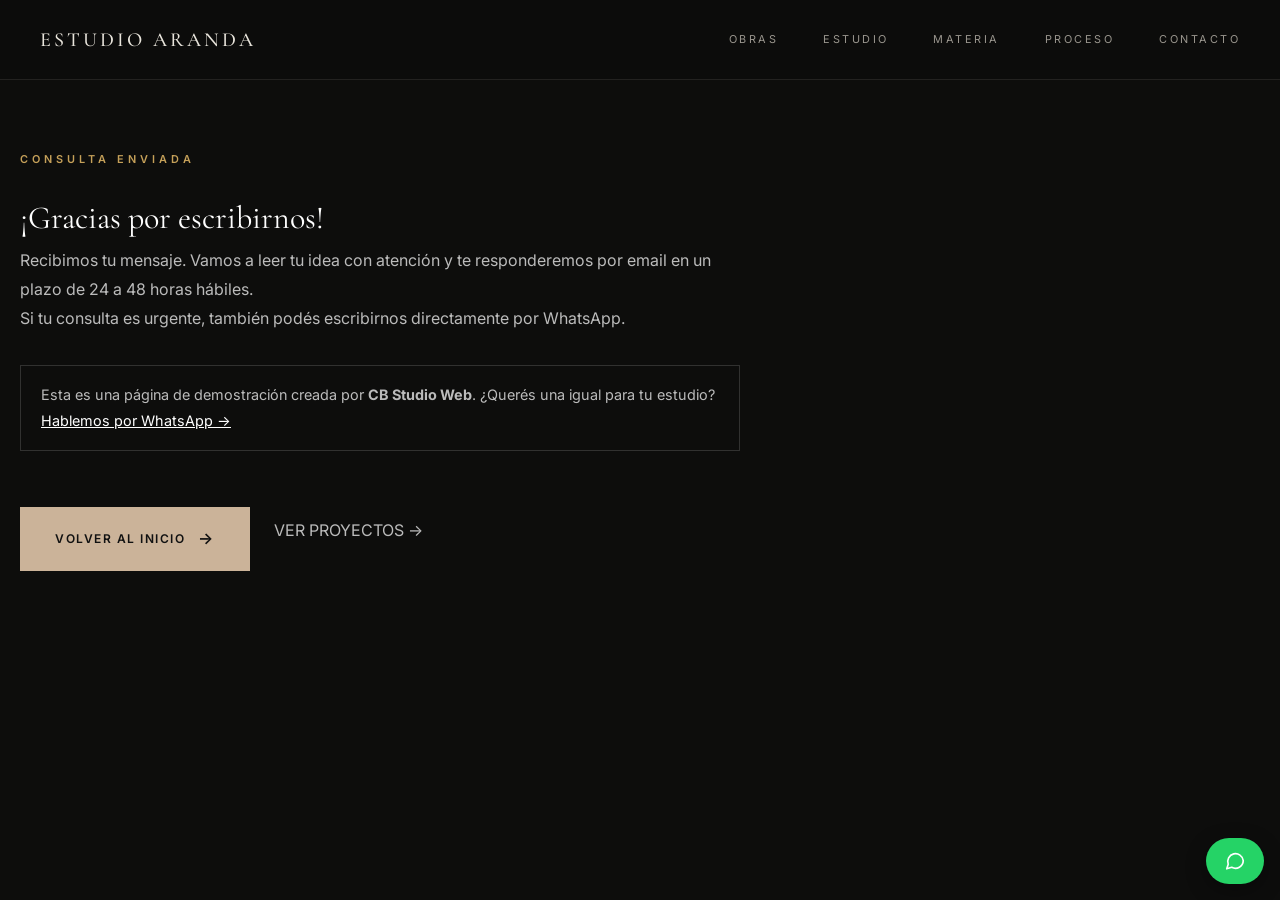
<file: gracias.html>
<!DOCTYPE html>
<html lang="es-AR">
<head>
  <meta charset="UTF-8">
  <meta name="viewport" content="width=device-width, initial-scale=1.0">
  <title>¡Gracias por escribirnos! — Estudio Aranda</title>
  <meta name="description" content="Recibimos tu consulta. Te responderemos a la brevedad.">
  <meta name="robots" content="noindex, follow">
  <meta name="theme-color" content="#0D0D0C">
  <link rel="canonical" href="https://estudioaranda.vercel.app/gracias.html">
  <meta property="og:type" content="article">
  <meta property="og:locale" content="es_AR">
  <meta property="og:site_name" content="Estudio Aranda">
  <meta property="og:title" content="¡Gracias por escribirnos! | Estudio Aranda">
  <meta property="og:description" content="Este sitio recopila únicamente los datos que enviás voluntariamente en el formulario de contacto (nombre, email, tipo y ubicación del proyecto, superf">
  <meta property="og:url" content="https://estudioaranda.vercel.app/gracias.html">
  
  <link rel="preconnect" href="https://fonts.googleapis.com">
  <link rel="preconnect" href="https://fonts.gstatic.com" crossorigin>
  <link href="https://fonts.googleapis.com/css2?family=Cormorant+Garamond:ital,wght@0,300;0,400;0,500;0,600;1,400&family=Inter:wght@300;400;500;600&display=swap" rel="stylesheet">
  <link rel="stylesheet" href="style.css">
</head>
<body>
  <header class="header">

    <div class="container header-container">

      <!-- Marca -->

      <a
        href="index.html"
        class="brand-logo"
        aria-label="Estudio Aranda — Inicio"
      >
        <span class="logo-title">
          ESTUDIO ARANDA
        </span>
      </a>


      <!-- Navegación -->

      <nav
        class="nav-menu"
        id="nav-menu"
        aria-label="Navegación principal"
      >

        <a
          href="index.html#obras"
          class="nav-link"
        >
          OBRAS
        </a>

        <a
          href="index.html#estudio"
          class="nav-link"
        >
          ESTUDIO
        </a>

        <a
          href="index.html#materia"
          class="nav-link"
        >
          MATERIA
        </a>

        <a
          href="index.html#proceso"
          class="nav-link"
        >
          PROCESO
        </a>

        <a
          href="index.html#contacto"
          class="nav-link"
        >
          CONTACTO
        </a>

      </nav>


      <!-- Botón menú móvil -->

      <button
        class="mobile-toggle"
        id="mobile-toggle"
        type="button"
        aria-label="Abrir menú de navegación"
        aria-expanded="false"
        aria-controls="nav-menu"
      >

        <span class="hamburger-line"></span>
        <span class="hamburger-line"></span>

      </button>

    </div>

  </header>


  <!-- Overlay menú móvil -->

  <div
    class="nav-overlay"
    id="nav-overlay"
    aria-hidden="true"
  ></div>


  <!-- =========================================================
       CONTENIDO PRINCIPAL
  ========================================================== -->

  <main class="legal gracias">
    <span class="section-tag">CONSULTA ENVIADA</span>
    <h1>¡Gracias por escribirnos!</h1>
    <p>Recibimos tu mensaje. Vamos a leer tu idea con atención y te responderemos por email en un plazo de 24 a 48 horas hábiles.</p>
    <p>Si tu consulta es urgente, también podés escribirnos directamente por WhatsApp.</p>
    <p class="gracias-demo">Esta es una página de demostración creada por <strong>CB Studio Web</strong>. ¿Querés una igual para tu estudio? <a href="https://wa.me/5493525632567?text=Hola%20CB%20Studio%20Web%2C%20vi%20la%20demo%20de%20Estudio%20Aranda%20y%20quiero%20que%20mi%20estudio%20se%20vea%20as%C3%AD." target="_blank" rel="noopener noreferrer">Hablemos por WhatsApp &rarr;</a></p>
    <p class="gracias-acciones">
      <a href="index.html" class="btn-contacto">VOLVER AL INICIO <span>&rarr;</span></a>
      <a href="index.html#obras" class="page-link">VER PROYECTOS &rarr;</a>
    </p>
  </main>

  <a href="https://wa.me/5493525632567?text=Hola%20CB%20Studio%20Web%2C%20vi%20la%20demo%20de%20Estudio%20Aranda%20y%20quiero%20una%20web%20as%C3%AD%20para%20mi%20estudio." class="whatsapp-float" target="_blank" rel="noopener noreferrer" aria-label="¿Querés una web así? Escribinos por WhatsApp">
    <svg viewBox="0 0 24 24" width="22" height="22" fill="none" stroke="currentColor" stroke-width="1.8" stroke-linecap="round" stroke-linejoin="round" aria-hidden="true"><path d="M21 11.5a8.5 8.5 0 0 1-12.6 7.4L3 20.5l1.6-5A8.5 8.5 0 1 1 21 11.5z"/></svg>
  </a>

  <script src="script.js" defer></script>
</body>
</html>
</file>
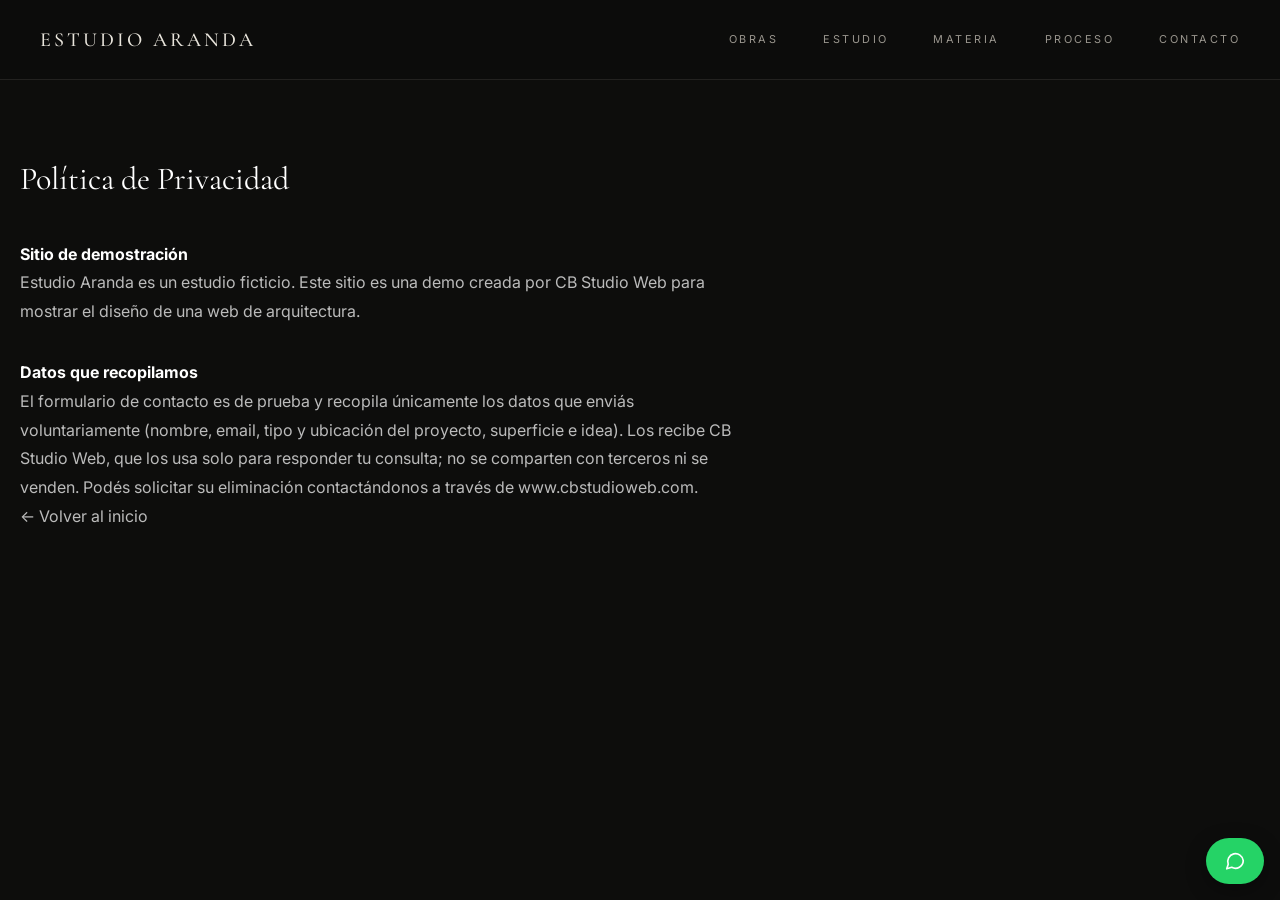
<file: privacidad.html>
<!DOCTYPE html>
<html lang="es-AR">
<head>
  <meta charset="UTF-8">
  <meta name="viewport" content="width=device-width, initial-scale=1.0">
  <title>Política de Privacidad — Estudio Aranda</title>
  <meta name="description" content="Este sitio recopila únicamente los datos que enviás voluntariamente en el formulario de contacto (nombre, email, tipo y ubicación del proyecto, superf">
  <meta name="robots" content="noindex, follow">
  <meta name="theme-color" content="#0D0D0C">
  <link rel="canonical" href="https://estudioaranda.vercel.app/privacidad.html">
  <meta property="og:type" content="article">
  <meta property="og:locale" content="es_AR">
  <meta property="og:site_name" content="Estudio Aranda">
  <meta property="og:title" content="Política de Privacidad | Estudio Aranda">
  <meta property="og:description" content="Este sitio recopila únicamente los datos que enviás voluntariamente en el formulario de contacto (nombre, email, tipo y ubicación del proyecto, superf">
  <meta property="og:url" content="https://estudioaranda.vercel.app/privacidad.html">
  
  <link rel="preconnect" href="https://fonts.googleapis.com">
  <link rel="preconnect" href="https://fonts.gstatic.com" crossorigin>
  <link href="https://fonts.googleapis.com/css2?family=Cormorant+Garamond:ital,wght@0,300;0,400;0,500;0,600;1,400&family=Inter:wght@300;400;500;600&display=swap" rel="stylesheet">
  <link rel="stylesheet" href="style.css">
</head>
<body>
  <header class="header">

    <div class="container header-container">

      <!-- Marca -->

      <a
        href="index.html"
        class="brand-logo"
        aria-label="Estudio Aranda — Inicio"
      >
        <span class="logo-title">
          ESTUDIO ARANDA
        </span>
      </a>


      <!-- Navegación -->

      <nav
        class="nav-menu"
        id="nav-menu"
        aria-label="Navegación principal"
      >

        <a
          href="index.html#obras"
          class="nav-link"
        >
          OBRAS
        </a>

        <a
          href="index.html#estudio"
          class="nav-link"
        >
          ESTUDIO
        </a>

        <a
          href="index.html#materia"
          class="nav-link"
        >
          MATERIA
        </a>

        <a
          href="index.html#proceso"
          class="nav-link"
        >
          PROCESO
        </a>

        <a
          href="index.html#contacto"
          class="nav-link"
        >
          CONTACTO
        </a>

      </nav>


      <!-- Botón menú móvil -->

      <button
        class="mobile-toggle"
        id="mobile-toggle"
        type="button"
        aria-label="Abrir menú de navegación"
        aria-expanded="false"
        aria-controls="nav-menu"
      >

        <span class="hamburger-line"></span>
        <span class="hamburger-line"></span>

      </button>

    </div>

  </header>


  <!-- Overlay menú móvil -->

  <div
    class="nav-overlay"
    id="nav-overlay"
    aria-hidden="true"
  ></div>


  <!-- =========================================================
       CONTENIDO PRINCIPAL
  ========================================================== -->

  <main class="legal"><h1>Política de Privacidad</h1><h2>Sitio de demostración</h2><p>Estudio Aranda es un estudio ficticio. Este sitio es una demo creada por <a href="https://www.cbstudioweb.com" target="_blank" rel="noopener noreferrer">CB Studio Web</a> para mostrar el diseño de una web de arquitectura.</p><h2>Datos que recopilamos</h2><p>El formulario de contacto es de prueba y recopila únicamente los datos que enviás voluntariamente (nombre, email, tipo y ubicación del proyecto, superficie e idea). Los recibe CB Studio Web, que los usa solo para responder tu consulta; no se comparten con terceros ni se venden. Podés solicitar su eliminación contactándonos a través de <a href="https://www.cbstudioweb.com" target="_blank" rel="noopener noreferrer">www.cbstudioweb.com</a>.</p><p><a href="index.html" class="page-link">&larr; Volver al inicio</a></p></main>

  <a href="https://wa.me/5493525632567?text=Hola%20CB%20Studio%20Web%2C%20vi%20la%20demo%20de%20Estudio%20Aranda%20y%20quiero%20una%20web%20as%C3%AD%20para%20mi%20estudio." class="whatsapp-float" target="_blank" rel="noopener noreferrer" aria-label="¿Querés una web así? Escribinos por WhatsApp">
    <svg viewBox="0 0 24 24" width="22" height="22" fill="none" stroke="currentColor" stroke-width="1.8" stroke-linecap="round" stroke-linejoin="round" aria-hidden="true"><path d="M21 11.5a8.5 8.5 0 0 1-12.6 7.4L3 20.5l1.6-5A8.5 8.5 0 1 1 21 11.5z"/></svg>
  </a>

  <script src="script.js" defer></script>
</body>
</html>
</file>
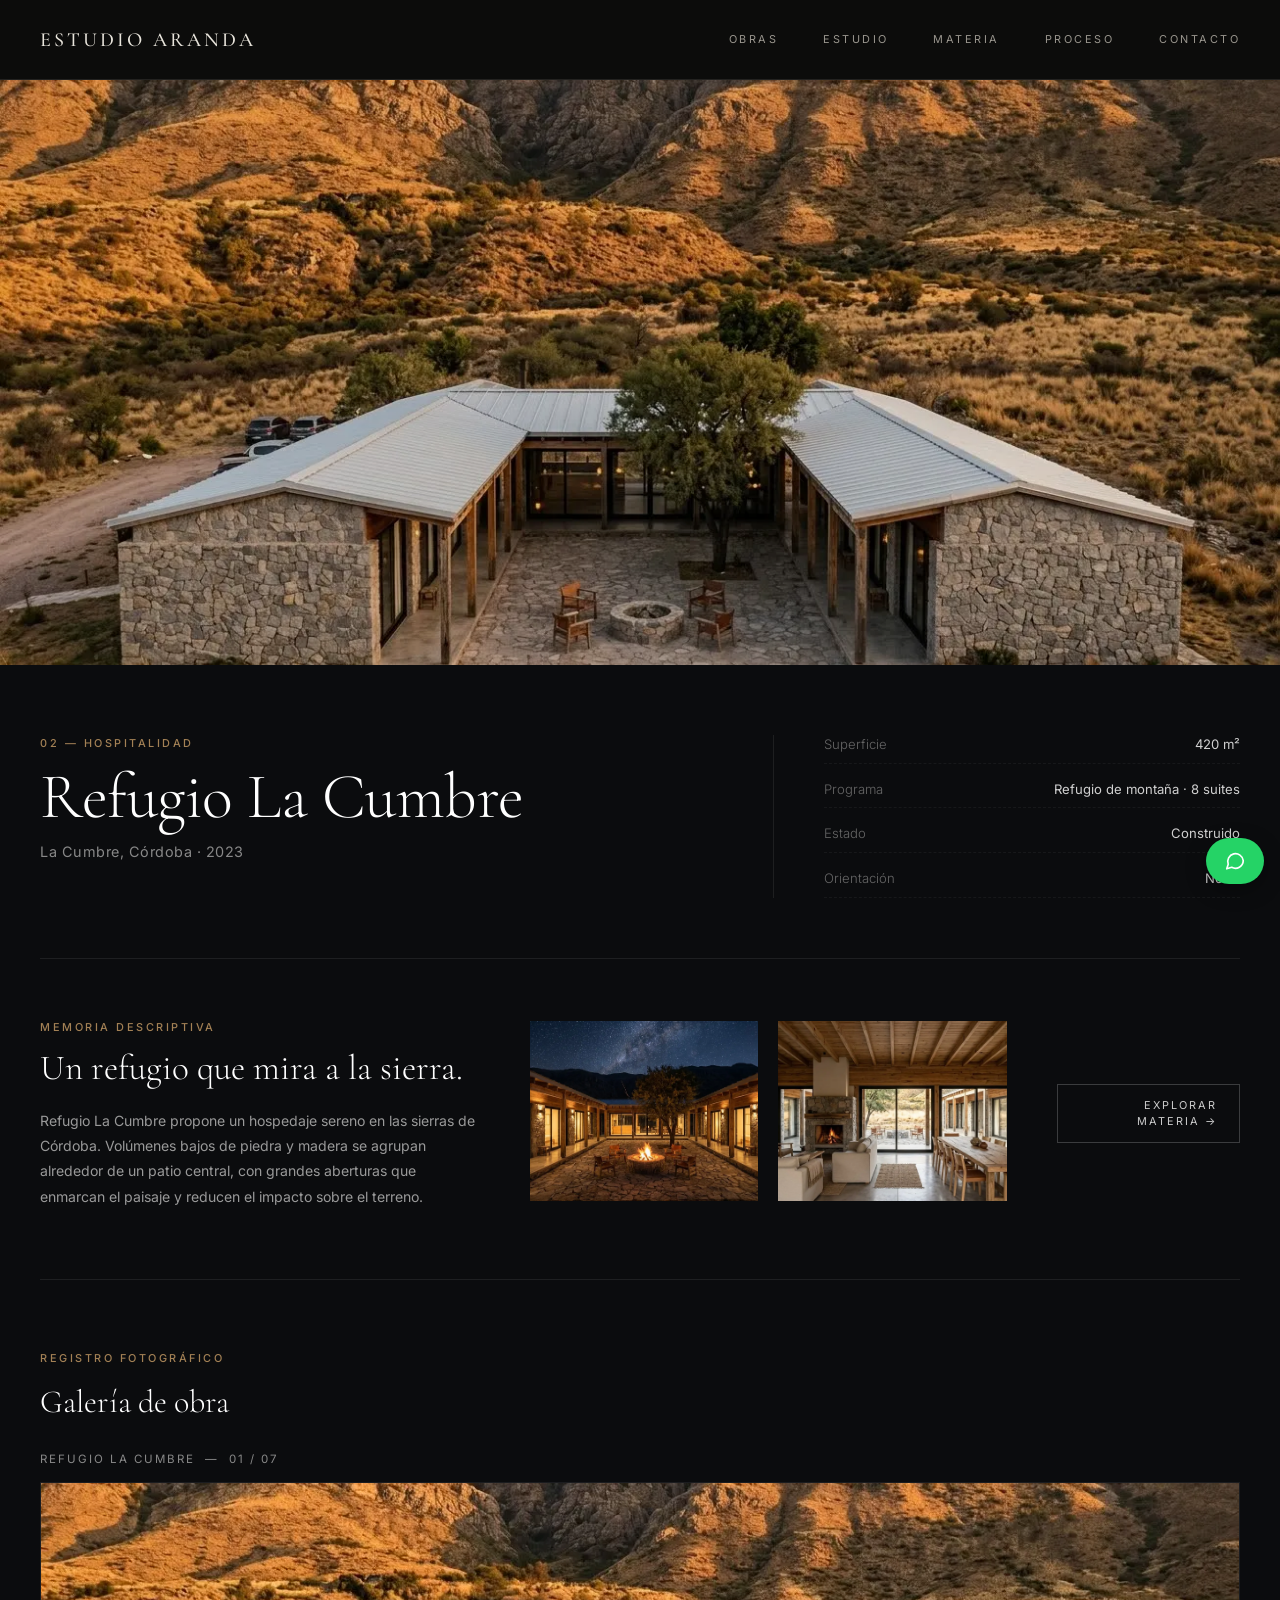
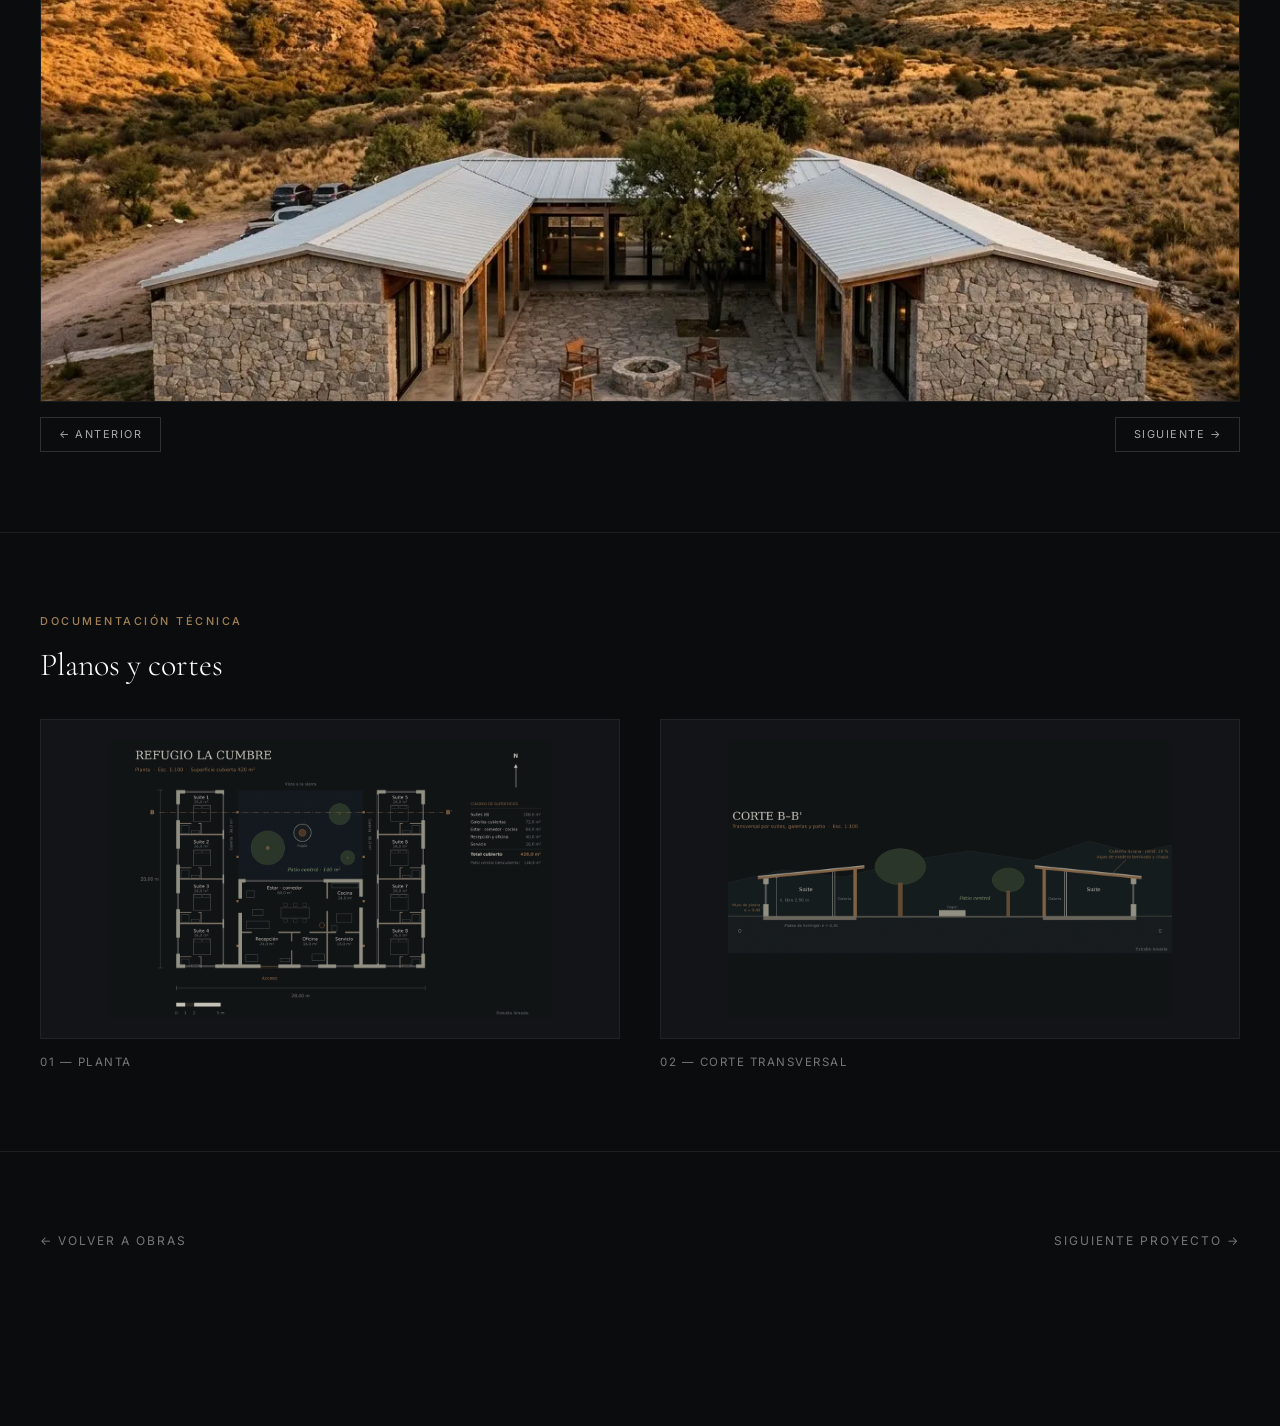
<file: refugio-la-cumbre.html>
<!DOCTYPE html>
<html lang="es-AR">
<head>
  <meta charset="UTF-8">
  <meta name="viewport" content="width=device-width, initial-scale=1.0">
  <title>Refugio La Cumbre — Estudio Aranda</title>
  <meta name="description" content="Refugio La Cumbre, proyecto de hospitalidad de Estudio Aranda en La Cumbre, Córdoba. 420 m² concebidos en diálogo con el paisaje, la luz y la materia.">
  <meta name="robots" content="noindex, follow">
  <meta name="theme-color" content="#0D0D0C">
  <link rel="canonical" href="https://estudioaranda.vercel.app/refugio-la-cumbre">
  <meta property="og:type" content="article">
  <meta property="og:locale" content="es_AR">
  <meta property="og:site_name" content="Estudio Aranda">
  <meta property="og:title" content="Refugio La Cumbre | Estudio Aranda">
  <meta property="og:description" content="Refugio La Cumbre, proyecto de hospitalidad de Estudio Aranda en La Cumbre, Córdoba. 420 m² concebidos en diálogo con el paisaje, la luz y la materia.">
  <meta property="og:url" content="https://estudioaranda.vercel.app/refugio-la-cumbre">
  <meta property="og:image" content="https://estudioaranda.vercel.app/img/refugio-la-cumbre/refugio-hero.webp">
  <meta property="og:image:alt" content="Refugio La Cumbre, refugio de montaña de piedra y madera en las sierras de Córdoba">
  <meta name="twitter:card" content="summary_large_image">
  <meta name="twitter:title" content="Refugio La Cumbre | Estudio Aranda">
  <meta name="twitter:image" content="https://estudioaranda.vercel.app/img/refugio-la-cumbre/refugio-hero.webp">
  <link rel="preconnect" href="https://fonts.googleapis.com">
  <link rel="preconnect" href="https://fonts.gstatic.com" crossorigin>
  <link href="https://fonts.googleapis.com/css2?family=Cormorant+Garamond:ital,wght@0,300;0,400;0,500;0,600;1,400&family=Inter:wght@300;400;500;600&display=swap" rel="stylesheet">
  <link rel="preload" as="image" href="img/refugio-la-cumbre/refugio-hero.webp" fetchpriority="high">
  <link rel="stylesheet" href="style.css">
</head>
<body class="obra-detalle-body">
  <header class="header">

    <div class="container header-container">

      <!-- Marca -->

      <a
        href="index.html"
        class="brand-logo"
        aria-label="Estudio Aranda — Inicio"
      >
        <span class="logo-title">
          ESTUDIO ARANDA
        </span>
      </a>


      <!-- Navegación -->

      <nav
        class="nav-menu"
        id="nav-menu"
        aria-label="Navegación principal"
      >

        <a
          href="index.html#obras"
          class="nav-link"
        >
          OBRAS
        </a>

        <a
          href="index.html#estudio"
          class="nav-link"
        >
          ESTUDIO
        </a>

        <a
          href="index.html#materia"
          class="nav-link"
        >
          MATERIA
        </a>

        <a
          href="index.html#proceso"
          class="nav-link"
        >
          PROCESO
        </a>

        <a
          href="index.html#contacto"
          class="nav-link"
        >
          CONTACTO
        </a>

      </nav>


      <!-- Botón menú móvil -->

      <button
        class="mobile-toggle"
        id="mobile-toggle"
        type="button"
        aria-label="Abrir menú de navegación"
        aria-expanded="false"
        aria-controls="nav-menu"
      >

        <span class="hamburger-line"></span>
        <span class="hamburger-line"></span>

      </button>

    </div>

  </header>


  <!-- Overlay menú móvil -->

  <div
    class="nav-overlay"
    id="nav-overlay"
    aria-hidden="true"
  ></div>


  <!-- =========================================================
       CONTENIDO PRINCIPAL
  ========================================================== -->

  <main class="obra-main">
    <section class="obra-hero" aria-labelledby="obra-title">
      <img src="img/refugio-la-cumbre/refugio-hero.webp" alt="Refugio La Cumbre — vista aérea del refugio de piedra y madera en las sierras de La Cumbre, Córdoba" class="obra-hero-img" width="1600" height="1067" fetchpriority="high" decoding="async">
    </section>
    <section class="container" aria-labelledby="obra-title">
      <div class="obra-header-section">
        <div class="obra-header-info reveal">
          <span class="section-tag">02 &mdash; HOSPITALIDAD</span>
          <h1 class="obra-title" id="obra-title">Refugio La Cumbre</h1>
          <p class="obra-subtitle">La Cumbre, Córdoba &middot; 2023</p>
        </div>
        <div class="obra-ficha-tecnica reveal delay-1" aria-label="Ficha técnica de Refugio La Cumbre">
<div class="ficha-item"><span class="ficha-label">Superficie</span><span class="ficha-val">420 m²</span></div>
<div class="ficha-item"><span class="ficha-label">Programa</span><span class="ficha-val">Refugio de montaña · 8 suites</span></div>
<div class="ficha-item"><span class="ficha-label">Estado</span><span class="ficha-val">Construido</span></div>
<div class="ficha-item"><span class="ficha-label">Orientación</span><span class="ficha-val">Norte</span></div>
        </div>
      </div>
    </section>
    <section class="container" aria-labelledby="concepto-title">
      <div class="obra-concepto-grid">
        <div class="concepto-text reveal">
          <span class="section-tag">MEMORIA DESCRIPTIVA</span>
          <h2 class="concepto-title" id="concepto-title">Un refugio que mira a la sierra.</h2>
          <p class="concepto-desc">Refugio La Cumbre propone un hospedaje sereno en las sierras de Córdoba. Volúmenes bajos de piedra y madera se agrupan alrededor de un patio central, con grandes aberturas que enmarcan el paisaje y reducen el impacto sobre el terreno.</p>
        </div>
        <div class="concepto-galeria-mini reveal delay-1" aria-label="Imágenes de Refugio La Cumbre">
          <div class="mini-foto-item"><img src="img/refugio-la-cumbre/refugio-patio.webp" alt="Refugio La Cumbre — patio central con fogón frente al volumen de estar" width="800" height="533" loading="lazy" decoding="async"></div>
          <div class="mini-foto-item"><img src="img/refugio-la-cumbre/refugio-estar.webp" alt="Refugio La Cumbre — estar y comedor con vista a la sierra" width="800" height="533" loading="lazy" decoding="async"></div>
        </div>
        <div class="concepto-action reveal delay-2">
          <a href="index.html#materia" class="btn-materiales">EXPLORAR MATERIA &rarr;</a>
        </div>
      </div>
    </section>
    <section class="container obra-galeria-section" aria-labelledby="galeria-title">
      <div class="galeria-header-desktop reveal">
        <span class="section-tag">REGISTRO FOTOGRÁFICO</span>
        <h2 class="galeria-title-desktop" id="galeria-title">Galería de obra</h2>
      </div>
      <div class="galeria-viewer-large reveal delay-1" id="galeria-viewer" data-nombre="REFUGIO LA CUMBRE">
        <div id="galeria-counter" class="galeria-counter" aria-live="polite">REFUGIO LA CUMBRE &nbsp;&mdash;&nbsp; 01 / 07</div>
        <div class="galeria-img-container">
          <img id="galeria-img" src="img/refugio-la-cumbre/refugio-hero.webp" alt="Refugio La Cumbre — galería" width="1600" height="1067" loading="lazy" decoding="async">
        </div>
        <div class="galeria-controls-bottom">
          <button id="galeria-prev" class="arrow-btn" type="button" aria-label="Ver imagen anterior">&larr; ANTERIOR</button>
          <button id="galeria-next" class="arrow-btn" type="button" aria-label="Ver siguiente imagen">SIGUIENTE &rarr;</button>
        </div>
      </div>
    </section>
    <section class="container obra-planos-section" aria-labelledby="planos-title">
      <div class="planos-header reveal">
        <span class="section-tag">DOCUMENTACIÓN TÉCNICA</span>
        <h2 class="planos-title-desktop" id="planos-title">Planos y cortes</h2>
      </div>
      <div class="planos-grid-desktop">
        <div class="plano-card reveal delay-1">
          <div class="plano-img-wrapper"><img src="img/refugio-la-cumbre/refugio-plano-planta.webp" alt="Refugio La Cumbre — plano de planta" width="1200" height="800" loading="lazy" decoding="async"></div>
          <span class="plano-caption">01 &mdash; Planta</span>
        </div>
        <div class="plano-card reveal delay-2">
          <div class="plano-img-wrapper"><img src="img/refugio-la-cumbre/refugio-plano-corte.webp" alt="Refugio La Cumbre — corte transversal" width="1200" height="800" loading="lazy" decoding="async"></div>
          <span class="plano-caption">02 &mdash; Corte Transversal</span>
        </div>
      </div>
    </section>
    <section class="container">
      <nav class="obra-pagination reveal" aria-label="Navegación entre proyectos">
        <a href="index.html#obras" class="page-link">&larr; VOLVER A OBRAS</a>
        <a href="casa-umbral.html" class="page-link">SIGUIENTE PROYECTO &rarr;</a>
      </nav>
    </section>
  </main>
  <!-- FOTOS DE LA GALERÍA (7 imágenes, coincide con el contador 01 / 07) -->
  <script>window.GALERIA_FOTOS = [
    "img/refugio-la-cumbre/refugio-hero.webp",
    "img/refugio-la-cumbre/refugio-patio.webp",
    "img/refugio-la-cumbre/refugio-galeria.webp",
    "img/refugio-la-cumbre/refugio-estar.webp",
    "img/refugio-la-cumbre/refugio-dormitorio.webp",
    "img/refugio-la-cumbre/refugio-acceso.webp",
    "img/refugio-la-cumbre/refugio-noche.webp"
  ];</script>

  <a href="https://wa.me/5493525632567?text=Hola%20CB%20Studio%20Web%2C%20vi%20la%20demo%20de%20Estudio%20Aranda%20y%20quiero%20una%20web%20as%C3%AD%20para%20mi%20estudio." class="whatsapp-float" target="_blank" rel="noopener noreferrer" aria-label="¿Querés una web así? Escribinos por WhatsApp">
    <svg viewBox="0 0 24 24" width="22" height="22" fill="none" stroke="currentColor" stroke-width="1.8" stroke-linecap="round" stroke-linejoin="round" aria-hidden="true"><path d="M21 11.5a8.5 8.5 0 0 1-12.6 7.4L3 20.5l1.6-5A8.5 8.5 0 1 1 21 11.5z"/></svg>
  </a>

  <script src="script.js" defer></script>
</body>
</html>
</file>
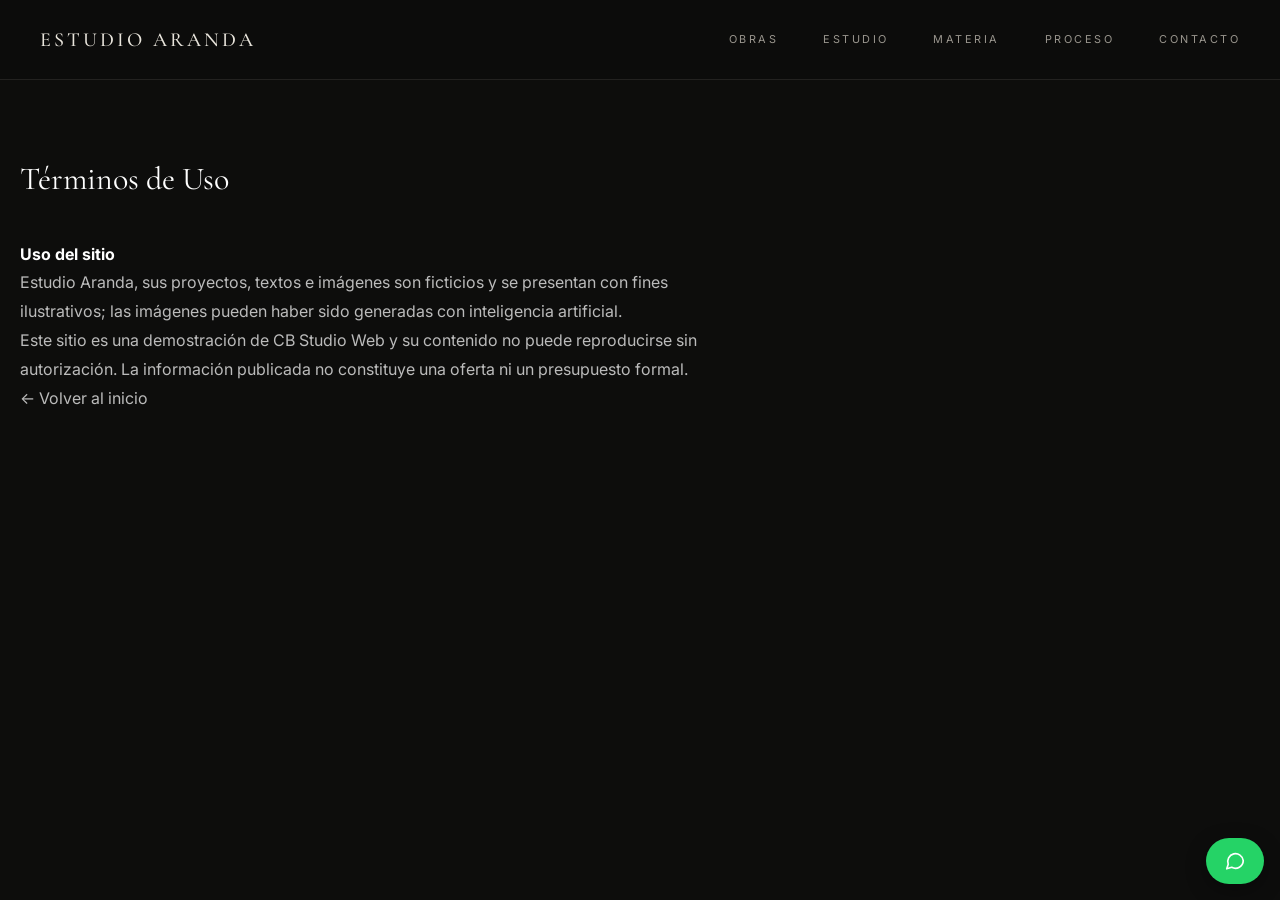
<file: terminos.html>
<!DOCTYPE html>
<html lang="es-AR">
<head>
  <meta charset="UTF-8">
  <meta name="viewport" content="width=device-width, initial-scale=1.0">
  <title>Términos de Uso — Estudio Aranda</title>
  <meta name="description" content="El contenido de este sitio (textos, imágenes y proyectos) pertenece a Estudio Aranda y no puede reproducirse sin autorización. La información publicad">
  <meta name="robots" content="noindex, follow">
  <meta name="theme-color" content="#0D0D0C">
  <link rel="canonical" href="https://estudioaranda.vercel.app/terminos.html">
  <meta property="og:type" content="article">
  <meta property="og:locale" content="es_AR">
  <meta property="og:site_name" content="Estudio Aranda">
  <meta property="og:title" content="Términos de Uso | Estudio Aranda">
  <meta property="og:description" content="El contenido de este sitio (textos, imágenes y proyectos) pertenece a Estudio Aranda y no puede reproducirse sin autorización. La información publicad">
  <meta property="og:url" content="https://estudioaranda.vercel.app/terminos.html">
  
  <link rel="preconnect" href="https://fonts.googleapis.com">
  <link rel="preconnect" href="https://fonts.gstatic.com" crossorigin>
  <link href="https://fonts.googleapis.com/css2?family=Cormorant+Garamond:ital,wght@0,300;0,400;0,500;0,600;1,400&family=Inter:wght@300;400;500;600&display=swap" rel="stylesheet">
  <link rel="stylesheet" href="style.css">
</head>
<body>
  <header class="header">

    <div class="container header-container">

      <!-- Marca -->

      <a
        href="index.html"
        class="brand-logo"
        aria-label="Estudio Aranda — Inicio"
      >
        <span class="logo-title">
          ESTUDIO ARANDA
        </span>
      </a>


      <!-- Navegación -->

      <nav
        class="nav-menu"
        id="nav-menu"
        aria-label="Navegación principal"
      >

        <a
          href="index.html#obras"
          class="nav-link"
        >
          OBRAS
        </a>

        <a
          href="index.html#estudio"
          class="nav-link"
        >
          ESTUDIO
        </a>

        <a
          href="index.html#materia"
          class="nav-link"
        >
          MATERIA
        </a>

        <a
          href="index.html#proceso"
          class="nav-link"
        >
          PROCESO
        </a>

        <a
          href="index.html#contacto"
          class="nav-link"
        >
          CONTACTO
        </a>

      </nav>


      <!-- Botón menú móvil -->

      <button
        class="mobile-toggle"
        id="mobile-toggle"
        type="button"
        aria-label="Abrir menú de navegación"
        aria-expanded="false"
        aria-controls="nav-menu"
      >

        <span class="hamburger-line"></span>
        <span class="hamburger-line"></span>

      </button>

    </div>

  </header>


  <!-- Overlay menú móvil -->

  <div
    class="nav-overlay"
    id="nav-overlay"
    aria-hidden="true"
  ></div>


  <!-- =========================================================
       CONTENIDO PRINCIPAL
  ========================================================== -->

  <main class="legal"><h1>Términos de Uso</h1><h2>Uso del sitio</h2><p>Estudio Aranda, sus proyectos, textos e imágenes son ficticios y se presentan con fines ilustrativos; las imágenes pueden haber sido generadas con inteligencia artificial.</p><p>Este sitio es una demostración de <a href="https://www.cbstudioweb.com" target="_blank" rel="noopener noreferrer">CB Studio Web</a> y su contenido no puede reproducirse sin autorización. La información publicada no constituye una oferta ni un presupuesto formal.</p><p><a href="index.html" class="page-link">&larr; Volver al inicio</a></p></main>

  <a href="https://wa.me/5493525632567?text=Hola%20CB%20Studio%20Web%2C%20vi%20la%20demo%20de%20Estudio%20Aranda%20y%20quiero%20una%20web%20as%C3%AD%20para%20mi%20estudio." class="whatsapp-float" target="_blank" rel="noopener noreferrer" aria-label="¿Querés una web así? Escribinos por WhatsApp">
    <svg viewBox="0 0 24 24" width="22" height="22" fill="none" stroke="currentColor" stroke-width="1.8" stroke-linecap="round" stroke-linejoin="round" aria-hidden="true"><path d="M21 11.5a8.5 8.5 0 0 1-12.6 7.4L3 20.5l1.6-5A8.5 8.5 0 1 1 21 11.5z"/></svg>
  </a>

  <script src="script.js" defer></script>
</body>
</html>
</file>
<file: style.css>
/* ==========================================================================
   1. VARIABLES DE BRANDING Y RESET GENERAL
   ========================================================================== */

:root {
  /* Paleta de Colores de Estudio Aranda */
  --bg-main: #0D0D0C;          /* Negro carbón */
  --text-primary: #E9E5DC;     /* Marfil cálido */
  --text-secondary: #9A968E;   /* Gris piedra */
  --border-color: #34332F;     /* Grafito líneas */
  --accent-bronze: #C5A059;    /* Bronce/ocre tenue */

  /* Tipografías */
  --font-serif: 'Cormorant Garamond', Georgia, serif;
  --font-sans: 'Inter', -apple-system, BlinkMacSystemFont, sans-serif;

  /* Estructura */
  --container-max-width: 1400px;
  --header-height: 80px;
}

/* Reset Básico y eliminación del recuadro celeste en táctil */
*, *::before, *::after {
  box-sizing: border-box;
  margin: 0;
  padding: 0;
  -webkit-tap-highlight-color: transparent; /* Quita el recuadro celeste al tocar en celulares */
}

html {
  scroll-behavior: smooth;
  background-color: var(--bg-main);
  color: var(--text-primary);
  font-family: var(--font-sans);
  font-size: 16px;
  -webkit-font-smoothing: antialiased;
}

body {
  min-height: 100vh;
  overflow-x: hidden;
  line-height: 1.5;
}

a, button {
  color: inherit;
  text-decoration: none;
  outline: none;
}

button {
  background: none;
  border: none;
  font: inherit;
  cursor: pointer;
}

/* Contenedor Global */
.container {
  width: 100%;
  max-width: var(--container-max-width);
  margin: 0 auto;
  padding: 0 2.5rem;
}

/* ==========================================================================
   2. HEADER / NAVBAR
   ========================================================================== */

.header {
  position: fixed;
  top: 0;
  left: 0;
  width: 100%;
  height: var(--header-height);
  z-index: 1000;
  background-color: rgba(13, 13, 12, 0.90);
  backdrop-filter: blur(12px);
  -webkit-backdrop-filter: blur(12px);
  border-bottom: 1px solid rgba(52, 51, 47, 0.6);
  display: flex;
  align-items: center;
}

.header-container {
  display: flex;
  justify-content: space-between;
  align-items: center;
}

/* Marca / Logo */
.brand-logo {
  display: flex;
  align-items: center;
  z-index: 1002;
}

.logo-title {
  font-family: var(--font-serif);
  font-size: 1.25rem;
  font-weight: 500;
  letter-spacing: 3px;
  color: var(--text-primary);
  text-transform: uppercase;
  transition: opacity 0.3s ease;
}

.brand-logo:hover .logo-title {
  opacity: 0.8;
}

/* Menú Desktop */
.nav-menu {
  display: flex;
  align-items: center;
  gap: 2.8rem;
}

.nav-link {
  font-family: var(--font-sans);
  font-size: 0.68rem;
  font-weight: 400;
  letter-spacing: 2.5px;
  color: var(--text-secondary);
  text-transform: uppercase;
  transition: color 0.3s ease;
  position: relative;
  padding: 0.4rem 0;
}

.nav-link:hover {
  color: var(--text-primary);
}

.nav-link::after {
  content: '';
  position: absolute;
  bottom: 0;
  left: 0;
  width: 0%;
  height: 1px;
  background-color: var(--accent-bronze);
  transition: width 0.3s ease;
}

.nav-link:hover::after {
  width: 100%;
}

/* Botón Hamburguesa */
.mobile-toggle {
  display: none;
  width: 30px;
  height: 20px;
  position: relative;
  z-index: 1002;
  flex-direction: column;
  justify-content: space-between;
  background: transparent;
  border: none;
  cursor: pointer;
  padding: 0;
}

.hamburger-line {
  display: block;
  width: 100%;
  height: 1.5px;
  background-color: var(--text-primary);
  transition: transform 0.4s cubic-bezier(0.77, 0, 0.175, 1), opacity 0.3s ease;
}

/* Transformación de Hamburguesa a 'X' */
.mobile-toggle.is-active .hamburger-line:nth-child(1) {
  transform: translateY(9px) rotate(45deg);
}

.mobile-toggle.is-active .hamburger-line:nth-child(2) {
  transform: translateY(-9.5px) rotate(-45deg);
}

/* Telón de Fondo (Overlay) */
.nav-overlay {
  position: fixed;
  top: 0;
  left: 0;
  width: 100vw;
  height: 100vh;
  background-color: rgba(0, 0, 0, 0.6);
  backdrop-filter: blur(4px);
  z-index: 998;
  opacity: 0;
  pointer-events: none;
  transition: opacity 0.4s ease;
}

.nav-overlay.is-active {
  opacity: 1;
  pointer-events: auto;
}

/* ==========================================================================
   3. ADAPTABILIDAD MOBILE (Navegación fluida y minimalista)
   ========================================================================== */

@media (max-width: 900px) {
  .container {
    padding: 0 1.5rem;
  }

  .mobile-toggle {
    display: flex;
  }

  /* Menú desplegable compacto con animación orgánica (Fade + Soft Slide) */
  .nav-menu {
    position: fixed;
    top: var(--header-height);
    left: 0;
    width: 100%;
    height: auto;
    background-color: rgba(13, 13, 12, 0.98);
    backdrop-filter: blur(16px);
    -webkit-backdrop-filter: blur(16px);
    flex-direction: column;
    justify-content: flex-start;
    align-items: center;
    padding: 2.6rem 1.5rem;
    gap: 1.8rem;
    z-index: 999;
    border-bottom: 1px solid rgba(52, 51, 47, 0.8);
    box-shadow: 0 20px 40px rgba(0, 0, 0, 0.8);

    /* Estado inicial Oculto: Suave elevación y desvanecimiento */
    opacity: 0;
    visibility: hidden;
    transform: translateY(-12px);
    pointer-events: none;
    transition: opacity 0.35s cubic-bezier(0.16, 1, 0.3, 1),
                transform 0.35s cubic-bezier(0.16, 1, 0.3, 1),
                visibility 0.35s ease;
  }

  /* Micro-animación para los textos del menú */
  .nav-menu .nav-link {
    font-size: 0.82rem;
    letter-spacing: 3px;
    opacity: 0;
    transform: translateY(-6px);
    transition: opacity 0.3s ease, transform 0.3s ease;
  }

  /* Estado Abierto: Entrada limpia y suave */
  .nav-menu.is-open {
    opacity: 1;
    visibility: visible;
    transform: translateY(0);
    pointer-events: auto;
  }

  .nav-menu.is-open .nav-link {
    opacity: 1;
    transform: translateY(0);
    transition-delay: 0.08s; /* Ligero retraso elegante al aparecer */
  }
}

/* ==========================================================================
   AJUSTE DE NAVBAR EN CELULARES (Móvil)
   ========================================================================== */

@media (max-width: 768px) {
  :root {
    --header-height: 58px;
  }

  .header {
    height: 58px;
  }

  .nav-menu {
    top: 58px;
  }

  .logo-title {
    font-size: 1.05rem;
    letter-spacing: 2px;
  }

  .mobile-toggle {
    width: 26px;
    height: 16px;
  }

  .mobile-toggle.is-active .hamburger-line:nth-child(1) {
    transform: translateY(7px) rotate(45deg);
  }

  .mobile-toggle.is-active .hamburger-line:nth-child(2) {
    transform: translateY(-7.5px) rotate(-45deg);
  }
}
/* ==========================================================================
   4. HERO SECTION (EDITORIAL & CINEMATIC SLIDER)
   ========================================================================== */

.hero {
  position: relative;
  width: 100%;
  height: 100vh;
  height: 100dvh;
  display: flex;
  align-items: flex-end;
  overflow: hidden;
  background-color: #0b0c0e;
}

/* Slider de imágenes de fondo */
.hero-slides {
  position: absolute;
  top: 0;
  left: 0;
  width: 100%;
  height: 100%;
  z-index: 0;
}

.hero-slide {
  position: absolute;
  top: 0;
  left: 0;
  width: 100%;
  height: 100%;
  background-size: cover;
  background-position: center;
  background-repeat: no-repeat;
  opacity: 0;
  transform: scale(1.08);
  transition: opacity 1.8s ease-in-out, transform 7s cubic-bezier(0.25, 1, 0.5, 1);
  will-change: opacity, transform;
}

.hero-slide.active {
  opacity: 1;
  transform: scale(1);
}

/* Overlay ligero para contraste */
.hero-bg-overlay {
  position: absolute;
  top: 0;
  left: 0;
  width: 100%;
  height: 100%;
  background: linear-gradient(
    180deg, 
    rgba(11, 12, 14, 0.40) 0%, 
    rgba(11, 12, 14, 0.15) 50%, 
    rgba(11, 12, 14, 0.88) 100%
  ),
  linear-gradient(
    90deg,
    rgba(11, 12, 14, 0.55) 0%,
    rgba(11, 12, 14, 0.0) 60%
  );
  z-index: 1;
  pointer-events: none;
}

.hero-container {
  position: relative;
  z-index: 2;
  width: 100%;
  height: 100%;
  padding-bottom: 2.5rem;
  padding-top: 6rem; /* Espacio para el header */
  display: flex;
  flex-direction: column;
  justify-content: flex-end;
  box-sizing: border-box;
}

.hero-content {
  max-width: 620px;
  margin-bottom: 3rem;
}

/* Tag superior */
.hero-tag {
  font-family: var(--font-sans);
  font-size: 0.68rem;
  font-weight: 500;
  letter-spacing: 4px;
  color: var(--accent-bronze);
  text-transform: uppercase;
  margin-bottom: 1.2rem;
  display: inline-block;
}

/* Titular Principal Editorial */
.hero-title {
  font-family: var(--font-serif);
  font-size: clamp(2.8rem, 5.5vw, 5.2rem);
  font-weight: 300;
  line-height: 1.05;
  color: #ffffff;
  letter-spacing: -0.5px;
  margin: 0 0 1.2rem 0;
  text-shadow: 0 2px 20px rgba(0, 0, 0, 0.4);
}

/* Descripción */
.hero-description {
  font-family: var(--font-sans);
  font-size: 0.92rem;
  font-weight: 300;
  line-height: 1.65;
  color: rgba(255, 255, 255, 0.85);
  margin: 0;
  max-width: 460px;
}

/* Pie del Hero / Ficha de Proyecto */
.hero-footer {
  display: flex;
  justify-content: space-between;
  align-items: center;
  padding-top: 1.2rem;
  border-top: 1px solid rgba(255, 255, 255, 0.15);
  width: 100%;
}

.hero-project-info {
  display: flex;
  align-items: center;
  gap: 12px;
  font-family: var(--font-sans);
  font-size: 0.72rem;
  letter-spacing: 2px;
}

.hero-project-counter {
  color: var(--accent-bronze);
  font-weight: 500;
}

.hero-project-divider {
  color: rgba(255, 255, 255, 0.3);
}

.hero-project-title {
  color: #ffffff;
  text-decoration: none;
  display: inline-flex;
  align-items: center;
  gap: 8px;
  transition: color 0.3s ease;
  font-weight: 400;
}

.hero-project-arrow {
  color: var(--accent-bronze);
  transition: transform 0.3s ease;
}

.hero-project-title:hover {
  color: var(--accent-bronze);
}

.hero-project-title:hover .hero-project-arrow {
  transform: translateX(5px);
}

/* Indicadores de Puntos (Dots) */
.hero-dots {
  display: flex;
  align-items: center;
  gap: 10px;
}

.hero-dot {
  width: 24px;
  height: 2px;
  background-color: rgba(255, 255, 255, 0.25);
  border: none;
  padding: 0;
  cursor: pointer;
  transition: all 0.4s ease;
}

.hero-dot.active {
  background-color: var(--accent-bronze);
  width: 40px;
}


/* ==========================================
   ADAPTABILIDAD RESPONSIVE (CELULAR)
   ========================================== */
@media (max-width: 768px) {
  .hero {
    height: 88dvh; /* Cubre el 100% exacto de la pantalla limpia */
  }

  .hero-slide {
    background-position: center 35%; /* Centra ópticamente el encuadre arquitectónico */
  }

  .hero-container {
    padding-top: 5.5rem;
    padding-bottom: 1.8rem;
    justify-content: flex-end;
  }

  .hero-content {
    margin-bottom: 2rem;
  }

  .hero-tag {
    font-size: 0.60rem;
    letter-spacing: 3px;
    margin-bottom: 0.6rem;
  }

  .hero-title {
    font-size: clamp(2.2rem, 8.5vw, 2.9rem);
    line-height: 1.1;
    margin-bottom: 0.8rem;
  }

  .hero-description {
    font-size: 0.82rem;
    line-height: 1.5;
    color: rgba(255, 255, 255, 0.8);
  }

  .hero-footer {
    padding-top: 1rem;
    border-top: 1px solid rgba(255, 255, 255, 0.18);
  }

  .hero-project-info {
    font-size: 0.65rem;
    letter-spacing: 1.5px;
  }

  .hero-dot {
    width: 16px;
  }

  .hero-dot.active {
    width: 28px;
  }
}

/* ==========================================================================
   5. SECCIÓN OBRAS / PORTFOLIO
   ========================================================================== */

.obras {
  padding: 8rem 0;
  background-color: var(--bg-main);
  border-top: 1px solid var(--border-color);
}

.obras-header {
  margin-bottom: 3.5rem;
}

.section-tag {
  font-family: var(--font-sans);
  font-size: 0.68rem;
  font-weight: 600;
  letter-spacing: 4px;
  color: var(--accent-bronze);
  text-transform: uppercase;
  margin-bottom: 1.2rem;
  display: block;
}

.section-title {
  font-family: var(--font-serif);
  font-size: clamp(2.2rem, 4vw, 3.8rem);
  font-weight: 400;
  line-height: 1.1;
  color: var(--text-primary);
  margin-bottom: 1.2rem;
}

.section-desc {
  font-family: var(--font-sans);
  font-size: 0.92rem;
  font-weight: 300;
  color: var(--text-secondary);
  max-width: 520px;
  line-height: 1.6;
}

/* Filtros de Categoría */
.obras-filters {
  display: flex;
  align-items: center;
  gap: 2rem;
  margin-bottom: 3.5rem;
  border-bottom: 1px solid var(--border-color);
  padding-bottom: 1rem;
  overflow-x: auto;
  white-space: nowrap;
}

.filter-btn {
  font-family: var(--font-sans);
  font-size: 0.70rem;
  font-weight: 500;
  letter-spacing: 2.5px;
  color: var(--text-secondary);
  text-transform: uppercase;
  padding: 0.4rem 0;
  position: relative;
  transition: color 0.3s ease;
}

.filter-btn:hover {
  color: var(--text-primary);
}

.filter-btn.active {
  color: var(--text-primary);
}

.filter-btn::after {
  content: '';
  position: absolute;
  bottom: -1rem;
  left: 0;
  width: 0%;
  height: 2px;
  background-color: var(--accent-bronze);
  transition: width 0.3s ease;
}

.filter-btn.active::after {
  width: 100%;
}

/* Grilla de Proyectos (4 Columnas en escritorio) */
.obras-grid {
  display: grid;
  grid-template-columns: repeat(4, 1fr);
  gap: 2rem;
}

/* Tarjeta individual */
.obra-card {
  transition: opacity 0.4s ease, transform 0.4s ease;
}

.obra-card-inner {
  display: flex;
  flex-direction: column;
  height: 100%;
}

/* Imagen con zoom al hacer hover */
.obra-img-wrapper {
  width: 100%;
  aspect-ratio: 16 / 11;
  overflow: hidden;
  margin-bottom: 1.4rem;
  background-color: #1a1a18;
}

.obra-img {
  width: 100%;
  height: 100%;
  object-fit: cover;
  transition: transform 0.6s cubic-bezier(0.25, 1, 0.5, 1);
}

.obra-card-inner:hover .obra-img {
  transform: scale(1.06);
}

/* Información de la obra */
.obra-content {
  display: flex;
  flex-direction: column;
  flex-grow: 1;
}

.obra-num {
  font-family: var(--font-sans);
  font-size: 0.75rem;
  color: var(--accent-bronze);
  font-weight: 500;
  margin-bottom: 0.4rem;
}

.obra-title {
  font-family: var(--font-serif);
  font-size: 1.45rem;
  font-weight: 400;
  color: var(--text-primary);
  margin-bottom: 0.3rem;
  transition: color 0.3s ease;
}

.obra-card-inner:hover .obra-title {
  color: var(--accent-bronze);
}

.obra-type {
  font-family: var(--font-sans);
  font-size: 0.75rem;
  color: var(--text-secondary);
  margin-bottom: 0.2rem;
}

.obra-location {
  font-family: var(--font-sans);
  font-size: 0.72rem;
  color: rgba(154, 150, 142, 0.7);
  margin-bottom: 1.2rem;
}

/* Pie de tarjeta */
.obra-footer {
  margin-top: auto;
  display: flex;
  justify-content: space-between;
  align-items: center;
  padding-top: 0.8rem;
  border-top: 1px solid rgba(52, 51, 47, 0.5);
}

.obra-year {
  font-family: var(--font-sans);
  font-size: 0.72rem;
  color: var(--text-secondary);
}

.obra-arrow {
  font-size: 0.95rem;
  color: var(--text-secondary);
  transition: transform 0.3s ease, color 0.3s ease;
}

.obra-card-inner:hover .obra-arrow {
  transform: translateX(5px);
  color: var(--accent-bronze);
}

/* Responsive / Adaptabilidad */
@media (max-width: 1100px) {
  .obras-grid {
    grid-template-columns: repeat(2, 1fr);
    gap: 2.5rem 1.8rem;
  }
}

@media (max-width: 768px) {
  .obras {
    padding: 4rem 0;
  }

  .obras-header {
    margin-bottom: 2rem;
  }

  .section-tag {
    margin-bottom: 0.6rem;
  }

  .section-title {
    font-size: 2.1rem;
    line-height: 1.15;
    margin-bottom: 0.8rem;
  }

  .section-desc {
    font-size: 0.85rem;
    line-height: 1.5;
  }

  /* Filtros con scroll horizontal limpio en mobile */
  .obras-filters {
    gap: 1.5rem;
    margin-bottom: 2.5rem;
    padding-bottom: 0.6rem;
    display: flex;
    overflow-x: auto;
    white-space: nowrap;
    -webkit-overflow-scrolling: touch;
    scrollbar-width: none;
  }

  .obras-filters::-webkit-scrollbar {
    display: none;
  }

  .filter-btn {
    font-size: 0.68rem;
    letter-spacing: 2px;
    flex-shrink: 0;
  }

  /* Grilla en 1 sola columna con imágenes destacadas */
  .obras-grid {
    grid-template-columns: 1fr;
    gap: 3.5rem;
  }

  .obra-img-wrapper {
    aspect-ratio: 4 / 3;
    margin-bottom: 1rem;
    border-radius: 2px;
  }

  .obra-title {
    font-size: 1.35rem;
  }

  .obra-location {
    margin-bottom: 0.8rem;
  }
}
/* ==========================================================================
   6. SECCIÓN ESTUDIO / TRAYECTORIA
   ========================================================================== */

.estudio {
  padding-top: 8rem;
  background-color: var(--bg-main);
  border-top: 1px solid var(--border-color);
}

/* Layout 3 Columnas */
.estudio-grid {
  display: grid;
  grid-template-columns: 1.1fr 0.9fr 1fr;
  gap: 3.5rem;
  align-items: flex-start;
  margin-bottom: 5rem;
}

/* Columna 1: Texto y Manifiesto */
.estudio-lead {
  font-family: var(--font-sans);
  font-size: 0.95rem;
  font-weight: 300;
  line-height: 1.65;
  color: var(--text-primary);
  margin-bottom: 2rem;
}

.estudio-divider {
  width: 30px;
  height: 1px;
  background-color: var(--accent-bronze);
  margin-bottom: 1.8rem;
}

.estudio-subtitle {
  font-family: var(--font-serif);
  font-size: 1.35rem;
  font-weight: 400;
  color: var(--text-primary);
  margin-bottom: 0.8rem;
}

.estudio-desc {
  font-family: var(--font-sans);
  font-size: 0.88rem;
  font-weight: 300;
  line-height: 1.6;
  color: var(--text-secondary);
}

/* Columna 2: Retrato */
.portrait-wrapper {
  width: 100%;
  aspect-ratio: 3 / 4;
  overflow: hidden;
  background-color: #1a1a18;
  border: 1px solid rgba(52, 51, 47, 0.4);
}

.portrait-img {
  width: 100%;
  height: 100%;
  object-fit: cover;
  filter: grayscale(20%) contrast(1.05); /* Tono editorial sobrio */
  transition: transform 0.6s ease;
}

.portrait-wrapper:hover .portrait-img {
  transform: scale(1.03);
}

/* Columna 3: Trayectoria y Timeline */
.timeline-tag {
  font-family: var(--font-sans);
  font-size: 0.68rem;
  font-weight: 600;
  letter-spacing: 4px;
  color: var(--accent-bronze);
  text-transform: uppercase;
  margin-bottom: 2rem;
  display: block;
}

.timeline-list {
  list-style: none;
  position: relative;
  padding-left: 1.2rem;
  border-left: 1px solid var(--border-color);
  display: flex;
  flex-direction: column;
  gap: 1.8rem;
}

.timeline-item {
  display: grid;
  grid-template-columns: 50px 1fr;
  align-items: baseline;
  gap: 1.2rem;
  position: relative;
}

/* Puntos de la línea de tiempo */
.timeline-item::before {
  content: '';
  position: absolute;
  left: calc(-1.2rem - 3.5px);
  top: 6px;
  width: 6px;
  height: 6px;
  border-radius: 50%;
  background-color: var(--accent-bronze);
}

.timeline-year {
  font-family: var(--font-sans);
  font-size: 0.82rem;
  font-weight: 500;
  color: var(--accent-bronze);
}

.timeline-content strong {
  font-family: var(--font-sans);
  font-size: 0.85rem;
  font-weight: 400;
  color: var(--text-primary);
  display: block;
}

.timeline-content p {
  font-family: var(--font-sans);
  font-size: 0.75rem;
  color: var(--text-secondary);
  margin-top: 0.2rem;
}

/* Franja de Métricas (Centradas en 1 fila) */
.estudio-metrics {
  display: grid;
  grid-template-columns: repeat(3, 1fr); /* 1 sola fila con 3 columnas siempre */
  gap: 1rem;
  padding: 3.5rem 0;
  border-top: 1px solid var(--border-color);
  border-bottom: 1px solid var(--border-color);
  margin-bottom: 6rem;
  text-align: center;
}

.metric-item {
  display: flex;
  flex-direction: column;
  align-items: center;
  justify-content: center;
  position: relative;
  padding: 0 0.5rem;
}

/* Divisores verticales sutiles entre cada número */
.metric-item:not(:last-child)::after {
  content: '';
  position: absolute;
  right: 0;
  top: 15%;
  height: 70%;
  width: 1px;
  background-color: var(--border-color);
}

.metric-num {
  font-family: var(--font-serif);
  font-size: 3.4rem;
  font-weight: 400;
  line-height: 1;
  color: var(--accent-bronze); /* Color de acento para jerarquía visual */
  margin-bottom: 0.6rem;
}

.metric-label {
  font-family: var(--font-sans);
  font-size: 0.72rem;
  font-weight: 400;
  letter-spacing: 2px;
  color: var(--text-secondary);
  text-transform: uppercase;
}

/* Banner Panorámico de Cita */
.estudio-quote-banner {
  position: relative;
  width: 100%;
  height: 380px;
  background-image: url('https://images.unsplash.com/photo-1506744038136-46273834b3fb?q=80&w=2000&auto=format&fit=crop');
  background-size: cover;
  background-position: center;
  background-attachment: fixed; /* Efecto Parallax elegante */
  display: flex;
  align-items: center;
}

.quote-overlay {
  position: absolute;
  top: 0;
  left: 0;
  width: 100%;
  height: 100%;
  background: rgba(13, 13, 12, 0.75);
}

.quote-container {
  position: relative;
  z-index: 2;
}

.quote-text {
  font-family: var(--font-serif);
  font-size: clamp(1.8rem, 3.5vw, 3.2rem);
  font-weight: 300;
  font-style: italic;
  color: var(--text-primary);
  max-width: 750px;
  line-height: 1.25;
}

/* ADAPTABILIDAD MOBILE (768px) */
@media (max-width: 900px) {
  .estudio {
    padding-top: 5rem;
  }

  .estudio-grid {
    grid-template-columns: 1fr;
    gap: 3.5rem;
    margin-bottom: 3.5rem;
  }

  .portrait-wrapper {
    aspect-ratio: 4 / 3; /* Más apaisado en mobile para no ocupar tanto espacio vertical */
  }

  /* Métricas en Mobile: 1 sola fila compacta y centrada */
  .estudio-metrics {
    grid-template-columns: repeat(3, 1fr); /* Mantiene la fila única */
    padding: 2.2rem 0;
    margin-bottom: 4rem;
    gap: 0.2rem;
  }

  .metric-num {
    font-size: 2rem; /* Tamaño adecuado para pantalla móvil */
    margin-bottom: 0.3rem;
  }

  .metric-label {
    font-size: 0.60rem; /* Escala legible para 3 columnas en teléfono */
    letter-spacing: 1px;
    line-height: 1.25;
  }
}
/* ==========================================================================
   7. SECCIÓN MATERIA
   ========================================================================== */

.materia {
  padding: 8rem 0;
  background-color: var(--bg-main);
  border-top: 1px solid var(--border-color);
}

.materia-grid {
  display: grid;
  grid-template-columns: 1fr 1.6fr;
  gap: 4rem;
  align-items: flex-start;
  margin-bottom: 5rem;
}

.materia-header {
  position: sticky;
  top: calc(var(--header-height) + 2rem);
}

/* Lista de Materiales */
.materia-list {
  display: flex;
  flex-direction: column;
  border-top: 1px solid var(--border-color);
}

.materia-item {
  display: grid;
  grid-template-columns: 220px 1fr;
  align-items: center;
  padding: 1.5rem 0;
  border-bottom: 1px solid var(--border-color);
  cursor: pointer;
}

.materia-img-wrapper {
  width: 100%;
  height: 110px;
  overflow: hidden;
  background-color: #1a1a18;
}

.materia-img {
  width: 100%;
  height: 100%;
  object-fit: cover;
  filter: grayscale(40%);
  transition: transform 0.6s cubic-bezier(0.25, 1, 0.5, 1), filter 0.6s ease;
}

.materia-item:hover .materia-img {
  transform: scale(1.08);
  filter: grayscale(0%);
}

.materia-info {
  display: flex;
  justify-content: space-between;
  align-items: center;
  padding-left: 2rem;
  padding-right: 1rem;
}

.materia-name {
  font-family: var(--font-serif);
  font-size: 1.6rem;
  font-weight: 400;
  color: var(--text-primary);
  margin-bottom: 0.3rem;
  transition: color 0.3s ease;
}

.materia-item:hover .materia-name {
  color: var(--accent-bronze);
}

.materia-keywords {
  font-family: var(--font-sans);
  font-size: 0.76rem;
  font-weight: 300;
  letter-spacing: 1.5px;
  color: var(--text-secondary);
}

.materia-arrow {
  font-size: 1.2rem;
  color: var(--text-secondary);
  transition: transform 0.3s ease, color 0.3s ease;
}

.materia-item:hover .materia-arrow {
  transform: translateX(8px);
  color: var(--accent-bronze);
}

/* Cita inferior */
.materia-quote-block {
  display: flex;
  align-items: center;
  justify-content: center;
  gap: 1.5rem;
  padding-top: 3.5rem;
  border-top: 1px solid rgba(52, 51, 47, 0.4);
  text-align: center;
}

.quote-line {
  width: 32px;
  height: 1px;
  background-color: var(--accent-bronze);
}

.materia-quote-text {
  font-family: var(--font-serif);
  font-size: 1.25rem;
  font-weight: 300;
  font-style: italic;
  color: var(--text-primary);
}

/* ADAPTABILIDAD MOBILE (768px) */
@media (max-width: 900px) {
  .materia {
    padding: 5rem 0;
  }

  .materia-grid {
    grid-template-columns: 1fr;
    gap: 3rem;
    margin-bottom: 3rem;
  }

  .materia-header {
    position: static;
  }

  .materia-item {
    grid-template-columns: 110px 1fr;
    padding: 1.2rem 0;
  }

  .materia-img-wrapper {
    height: 80px;
  }

  .materia-info {
    padding-left: 1.2rem;
    padding-right: 0.2rem;
  }

  .materia-name {
    font-size: 1.25rem;
  }

  .materia-keywords {
    font-size: 0.68rem;
    letter-spacing: 0.5px;
  }

  .materia-quote-block {
    flex-direction: column;
    gap: 0.8rem;
    padding-top: 2.5rem;
  }

  .materia-quote-text {
    font-size: 1.05rem;
    line-height: 1.4;
  }
}
/* ==========================================================================
   8. SECCIÓN PROCESO Y FAQ (ESTILO EDITORIAL REALISTA)
   ========================================================================== */

.proceso {
  padding: 7rem 0;
  background-color: var(--bg-main);
  border-top: 1px solid var(--border-color);
}

.proceso-header {
  max-width: 680px;
  margin-bottom: 4rem;
}

.proceso-layout {
  display: grid;
  grid-template-columns: 2.2fr 1fr;
  gap: 4rem;
  align-items: flex-start;
}

/* --- GRID DE ETAPAS (2 Columnas x 2 Filas para mayor presencia) --- */
.etapas-grid {
  display: grid;
  grid-template-columns: repeat(2, 1fr);
  gap: 2.5rem 2rem;
}

.etapa-card {
  display: flex;
  flex-direction: column;
  background-color: rgba(255, 255, 255, 0.015);
  border: 1px solid var(--border-color);
  padding: 1.5rem;
  transition: border-color 0.3s ease, transform 0.3s ease;
}

.etapa-card:hover {
  border-color: var(--accent-bronze);
  transform: translateY(-3px);
}

.etapa-img-wrapper {
  position: relative;
  width: 100%;
  height: 180px;
  overflow: hidden;
  margin-bottom: 1.2rem;
  background-color: #1a1a18;
}

.etapa-img {
  width: 100%;
  height: 100%;
  object-fit: cover;
  filter: grayscale(40%);
  transition: transform 0.6s cubic-bezier(0.16, 1, 0.3, 1), filter 0.6s ease;
}

.etapa-card:hover .etapa-img {
  transform: scale(1.05);
  filter: grayscale(0%);
}

.etapa-badge {
  position: absolute;
  top: 12px;
  left: 12px;
  background-color: rgba(11, 12, 14, 0.85);
  backdrop-filter: blur(4px);
  color: var(--accent-bronze);
  font-family: var(--font-sans);
  font-size: 0.65rem;
  font-weight: 500;
  letter-spacing: 1.5px;
  padding: 4px 10px;
  border: 1px solid rgba(255, 255, 255, 0.1);
}

.etapa-title {
  font-family: var(--font-serif);
  font-size: 1.4rem;
  font-weight: 300;
  color: var(--text-primary);
  margin: 0 0 0.2rem 0;
  line-height: 1.2;
}

.etapa-duracion {
  font-family: var(--font-sans);
  font-size: 0.75rem;
  color: var(--accent-bronze);
  letter-spacing: 0.5px;
  display: block;
  margin-bottom: 1rem;
}

.etapa-list {
  list-style: none;
  padding: 0;
  margin: 0 0 1.5rem 0;
  border-top: 1px solid var(--border-color);
  padding-top: 1rem;
  flex-grow: 1;
}

.etapa-list li {
  font-family: var(--font-sans);
  font-size: 0.8rem;
  color: var(--text-secondary);
  position: relative;
  padding-left: 1rem;
  margin-bottom: 0.5rem;
  line-height: 1.4;
}

.etapa-list li::before {
  content: "—";
  position: absolute;
  left: 0;
  color: var(--accent-bronze);
  font-size: 0.75rem;
}

.etapa-entregable {
  margin-top: auto;
  padding-top: 0.8rem;
  border-top: 1px dashed var(--border-color);
  font-family: var(--font-sans);
  font-size: 0.72rem;
  line-height: 1.4;
}

.entregable-label {
  color: #777;
  display: block;
  font-size: 0.65rem;
  letter-spacing: 1px;
  margin-bottom: 2px;
}

.entregable-val {
  color: var(--text-primary);
  font-weight: 400;
}

/* --- SIDEBAR PREGUNTAS FRECUENTES (FAQ) --- */
.faq-sidebar {
  padding-left: 2rem;
  border-left: 1px solid var(--border-color);
  position: sticky;
  top: 100px;
}

.faq-sidebar-title {
  font-family: var(--font-serif);
  font-size: 1.5rem;
  font-weight: 300;
  color: var(--text-primary);
  margin: 0.5rem 0 1.5rem 0;
  line-height: 1.2;
}

.faq-list {
  margin-bottom: 2.5rem;
  border-top: 1px solid var(--border-color);
}

.faq-item {
  border-bottom: 1px solid var(--border-color);
}

.faq-question {
  display: flex;
  justify-content: space-between;
  align-items: center;
  padding: 1.1rem 0;
  font-family: var(--font-serif);
  font-size: 1.05rem;
  color: var(--text-primary);
  cursor: pointer;
  list-style: none;
}

.faq-question::-webkit-details-marker {
  display: none;
}

.faq-icon {
  font-family: var(--font-sans);
  font-size: 1.1rem;
  color: var(--text-secondary);
  transition: transform 0.3s ease, color 0.3s ease;
  margin-left: 10px;
}

details[open] .faq-icon {
  transform: rotate(45deg);
  color: var(--accent-bronze);
}

.faq-answer {
  padding-bottom: 1.2rem;
  font-family: var(--font-sans);
  font-size: 0.82rem;
  line-height: 1.6;
  color: var(--text-secondary);
}

.faq-answer p {
  margin: 0;
}

.btn-faq {
  display: block;
  padding: 0.9rem 1.2rem;
  border: 1px solid var(--border-color);
  color: var(--text-primary);
  font-family: var(--font-sans);
  font-size: 0.72rem;
  letter-spacing: 1.5px;
  text-decoration: none;
  text-align: center;
  transition: all 0.3s ease;
  box-sizing: border-box;
}

.btn-faq:hover {
  border-color: var(--accent-bronze);
  color: var(--accent-bronze);
  background-color: rgba(163, 129, 85, 0.05);
}

/* ADAPTABILIDAD RESPONSIVE */
@media (max-width: 1100px) {
  .proceso-layout {
    grid-template-columns: 1fr;
    gap: 4rem;
  }

  .faq-sidebar {
    padding-left: 0;
    border-left: none;
    border-top: 1px solid var(--border-color);
    padding-top: 3rem;
    position: static;
  }
}

@media (max-width: 768px) {
  .proceso {
    padding: 4.5rem 0;
  }

  .etapas-grid {
    grid-template-columns: 1fr;
    gap: 1.5rem;
  }

  .etapa-card {
    padding: 1.2rem;
  }

  .etapa-img-wrapper {
    height: 160px;
  }
}

/* ==========================================================================
   9. SECCIÓN CONTACTO (Diseño Editorial Elevado + Mini Slider)
   ========================================================================== */

.contacto {
  padding: 8rem 0;
  background-color: var(--bg-main);
  border-top: 1px solid var(--border-color);
}

.contacto-grid {
  display: grid;
  grid-template-columns: 1.3fr 1fr;
  gap: 5rem;
  align-items: stretch;
}

/* --- COLUMNA IZQUIERDA: FORMULARIO --- */
.contacto-title {
  font-family: var(--font-serif);
  font-size: 2.8rem;
  font-weight: 300;
  line-height: 1.15;
  color: var(--text-primary);
  margin-top: 0;
  margin-bottom: 0.8rem;
}

.contacto-desc {
  font-family: var(--font-sans);
  font-size: 0.9rem;
  color: var(--text-secondary);
  margin-bottom: 3rem;
  line-height: 1.6;
}

.contacto-form {
  display: flex;
  flex-direction: column;
  gap: 2rem;
}

.form-row {
  display: grid;
  grid-template-columns: 1fr 1fr;
  gap: 2rem;
}

.form-group {
  display: flex;
  flex-direction: column;
  position: relative;
}

.form-group label {
  font-family: var(--font-sans);
  font-size: 0.8rem;
  color: var(--text-secondary);
  margin-bottom: 0.5rem;
  letter-spacing: 0.5px;
}

.form-group input[type="text"],
.form-group input[type="email"],
.form-group select {
  background: transparent;
  border: none;
  border-bottom: 1px solid var(--border-color);
  padding: 0.6rem 0;
  font-family: var(--font-sans);
  font-size: 0.95rem;
  color: var(--text-primary);
  outline: none;
  border-radius: 0;
  transition: border-color 0.3s ease;
}

.form-group select {
  cursor: pointer;
  appearance: none;
  -webkit-appearance: none;
  background-image: url("data:image/svg+xml;charset=US-ASCII,%3Csvg%20xmlns%3D%22http%3A%22%2F%2Fwww.w3.org%2F2000%2Fsvg%22%20width%3D%22292.4%22%20height%3D%22292.4%22%3E%3Cpath%20fill%3D%22%23888888%22%20d%3D%22M287%2069.4a17.6%2017.6%200%200%200-13-5.4H18.4c-5%200-9.3%201.8-12.9%205.4A17.6%2017.6%200%200%200%200%2082.2c0%205%201.8%209.3%205.4%2012.9l128%20127.9c3.6%203.6%207.8%205.4%2012.8%205.4s9.2-1.8%2012.8-5.4L287%2095c3.5-3.5%205.4-7.8%205.4-12.8%200-5-1.9-9.2-5.5-12.8z%22%2F%3E%3C%2Fsvg%3E");
  background-repeat: no-repeat;
  background-position: right 0px center;
  background-size: 0.65rem auto;
  padding-right: 1.5rem;
}

.form-group select option {
  background-color: var(--bg-main);
  color: var(--text-primary);
}

.form-group textarea {
  background: transparent;
  border: 1px solid var(--border-color);
  padding: 0.8rem;
  font-family: var(--font-sans);
  font-size: 0.95rem;
  color: var(--text-primary);
  outline: none;
  resize: none;
  height: 120px;
  overflow-y: auto;
  transition: border-color 0.3s ease;
}

.form-group input:focus,
.form-group select:focus,
.form-group textarea:focus {
  border-color: var(--accent-bronze, #cbb399);
}

/* Botón Iniciar Conversación */
.btn-contacto {
  align-self: flex-start;
  background-color: #cbb399;
  color: #111111;
  border: none;
  padding: 1.1rem 2.2rem;
  font-family: var(--font-sans);
  font-size: 0.75rem;
  font-weight: 600;
  letter-spacing: 1.5px;
  text-transform: uppercase;
  cursor: pointer;
  display: inline-flex;
  align-items: center;
  gap: 0.8rem;
  margin-top: 1rem;
  transition: background-color 0.3s ease, transform 0.2s ease;
}

.btn-contacto:hover {
  background-color: #d8c2aa;
  transform: translateY(-2px);
}

.btn-contacto span {
  font-size: 1rem;
}

/* --- COLUMNA DERECHA: INFO Y FOTO --- */
.contacto-info-wrapper {
  display: flex;
  flex-direction: column;
  justify-content: space-between;
  gap: 2rem;
  height: 100%;
}

/* Tarjeta de Contacto alineada con los inputs del formulario */
.contacto-info-card {
  margin-top: 5.5rem;
  display: flex;
  flex-direction: column;
  gap: 1.8rem;
}

/* Status Badge Exclusivo */
.status-badge {
  display: inline-flex;
  align-items: center;
  gap: 0.6rem;
}

.status-dot {
  width: 7px;
  height: 7px;
  background-color: #cbb399;
  border-radius: 50%;
  box-shadow: 0 0 8px rgba(203, 179, 153, 0.6);
}

.status-text {
  font-family: var(--font-sans);
  font-size: 0.72rem;
  letter-spacing: 1.5px;
  color: var(--text-secondary);
  text-transform: uppercase;
}

/* Grilla de 2 filas x 2 columnas */
.contacto-directo {
  display: grid;
  grid-template-columns: 1fr 1fr;
  gap: 1.6rem 1.2rem;
  align-items: center;
}

.info-item {
  display: flex;
  align-items: center;
  gap: 0.8rem;
  font-family: var(--font-sans);
  font-size: 0.88rem;
  color: var(--text-secondary);
}

.info-icon {
  width: 18px;
  height: 18px;
  color: #cbb399;
  flex-shrink: 0;
}

.info-item a {
  color: var(--text-secondary);
  text-decoration: none;
  transition: color 0.3s ease;
}

.info-item a:hover {
  color: var(--text-primary);
}

.social-links {
  display: flex;
  align-items: center;
  gap: 1.2rem;
}

.social-links a {
  font-family: var(--font-sans);
  font-size: 0.88rem;
  color: var(--text-secondary);
  text-decoration: none;
  transition: color 0.3s ease;
}

.social-links a:hover {
  color: var(--text-primary);
}

/* Llamada CTA */
.llamada-cta {
  padding-top: 1.2rem;
  border-top: 1px solid var(--border-color);
}

.link-llamada {
  font-family: var(--font-sans);
  font-size: 0.85rem;
  color: var(--text-primary) !important;
  text-decoration: none !important;
  letter-spacing: 0.3px;
  display: inline-flex;
  align-items: center;
  gap: 0.6rem;
  transition: color 0.3s ease, transform 0.2s ease;
}

.link-llamada:hover {
  color: #cbb399 !important;
  transform: translateX(4px);
}

/* --- MINI SLIDER DE IMÁGENES --- */
.contacto-img-container.contacto-slider {
  width: 100%;
  height: 310px;
  margin-top: auto;
  overflow: hidden;
  background-color: #1a1a18;
  position: relative;
}

.contacto-slide {
  position: absolute;
  top: 0;
  left: 0;
  width: 100%;
  height: 100%;
  background-size: cover;
  background-position: center;
  filter: grayscale(20%);
  opacity: 0;
  transition: opacity 1.2s ease-in-out, transform 1.8s cubic-bezier(0.25, 1, 0.5, 1);
  transform: scale(1);
}

.contacto-slide.active {
  opacity: 1;
  transform: scale(1.04);
}

/* RESPONSIVE */
@media (max-width: 992px) {
  .contacto-grid {
    grid-template-columns: 1fr;
    gap: 4rem;
    align-items: flex-start;
  }
  
  .contacto-info-wrapper {
    height: auto;
  }

  .contacto-info-card {
    margin-top: 0;
  }

  .contacto-img-container.contacto-slider {
    margin-top: 2.5rem;
  }
}

@media (max-width: 576px) {
  .contacto {
    padding: 5rem 0;
  }

  .contacto-directo {
    grid-template-columns: 1fr;
    gap: 1.2rem;
  }

  .form-row {
    grid-template-columns: 1fr;
    gap: 2rem;
  }

  .contacto-title {
    font-size: 2.2rem;
  }

  .btn-contacto {
    width: 100%;
    justify-content: center;
  }
}

/* ==========================================================================
   10. FOOTER
   ========================================================================== */

.footer {
  background-color: var(--bg-main);
  padding: 5rem 0 3rem;
  border-top: 1px solid var(--border-color);
  font-family: var(--font-sans);
}

.footer-top {
  display: flex;
  justify-content: space-between;
  align-items: flex-start;
  gap: 3rem;
  flex-wrap: wrap;
  margin-bottom: 3.5rem;
}

/* Marca */
.footer-brand {
  display: flex;
  flex-direction: column;
  gap: 0.5rem;
}

.footer-logo {
  font-family: var(--font-serif);
  font-size: 1.35rem;
  letter-spacing: 2.5px;
  color: var(--text-primary);
  font-weight: 400;
  text-transform: uppercase;
}

.footer-tagline {
  font-size: 0.8rem;
  color: var(--text-secondary);
  letter-spacing: 0.5px;
}

/* Enlaces de Navegación */
.footer-nav {
  display: flex;
  gap: 2.2rem;
  flex-wrap: wrap;
}

.footer-nav a {
  color: var(--text-secondary);
  text-decoration: none;
  font-size: 0.85rem;
  letter-spacing: 0.5px;
  transition: color 0.3s ease;
}

.footer-nav a:hover {
  color: var(--text-primary);
}

/* Botón Volver Arriba */
.back-to-top {
  color: var(--text-secondary);
  text-decoration: none;
  font-size: 0.82rem;
  letter-spacing: 0.5px;
  display: inline-flex;
  align-items: center;
  gap: 0.6rem;
  transition: color 0.3s ease, transform 0.3s ease;
}

.back-to-top span {
  font-size: 1.1rem;
  transition: transform 0.3s ease;
}

.back-to-top:hover {
  color: var(--accent-bronze);
  transform: translateY(-3px);
}

.back-to-top:hover span {
  transform: translateY(-2px);
}

/* Línea Divisora */
.footer-divider {
  width: 100%;
  height: 1px;
  background-color: var(--border-color);
  margin-bottom: 2rem;
  opacity: 0.6;
}

/* Copyright y Legales */
.footer-bottom {
  display: flex;
  justify-content: space-between;
  align-items: center;
  font-size: 0.78rem;
  color: var(--text-secondary);
  opacity: 0.85;
  flex-wrap: wrap;
  gap: 1.2rem;
}

.footer-legal {
  display: flex;
  align-items: center;
  gap: 0.8rem;
}

.footer-legal a {
  color: var(--text-secondary);
  text-decoration: none;
  transition: color 0.3s ease;
}

.footer-legal a:hover {
  color: var(--text-primary);
}

.footer-legal .dot {
  font-size: 0.5rem;
  opacity: 0.5;
}

/* --- RESPONSIVE FOOTER --- */
@media (max-width: 768px) {
  .footer {
    padding: 4rem 0 2.5rem;
  }

  .footer-top {
    flex-direction: column;
    gap: 2.5rem;
    margin-bottom: 2.5rem;
  }

  .footer-nav {
    flex-direction: column;
    gap: 1.2rem;
  }

  .footer-bottom {
    flex-direction: column;
    align-items: flex-start;
    gap: 1rem;
  }
}
/* ==========================================
   ESTILOS SUBPÁGINA DETALLE DE OBRA (AISLADOS)
   ========================================== */

body.obra-detalle-body {
  background-color: #0b0c0e;
  color: #e0e0e0;
  font-family: 'Inter', sans-serif;
  margin: 0;
  padding: 0;
  padding-top: var(--header-height, 80px);
}

/* Hero Principal */
body.obra-detalle-body .obra-hero {
  width: 100%;
  height: 65vh;
  min-height: 480px;
  max-height: 700px;
  overflow: hidden;
  margin-bottom: 70px;
}

body.obra-detalle-body .obra-hero-img {
  width: 100%;
  height: 100%;
  object-fit: cover;
  filter: brightness(0.92);
}

/* Etiquetas y Separadores */
body.obra-detalle-body .section-tag {
  font-size: 0.68rem;
  color: #a38155;
  letter-spacing: 2.5px;
  display: block;
  margin-bottom: 12px;
  font-weight: 500;
  text-transform: uppercase;
}

/* Ficha Técnica & Encabezado Desktop */
body.obra-detalle-body .obra-header-section {
  display: grid;
  grid-template-columns: 1.4fr 1fr;
  gap: 80px;
  padding-bottom: 60px;
  border-bottom: 1px solid rgba(255, 255, 255, 0.08);
  margin-bottom: 60px;
}

body.obra-detalle-body .obra-title {
  font-family: 'Cormorant Garamond', serif;
  font-size: 4rem;
  font-weight: 300;
  color: #fff;
  margin: 0 0 10px 0;
  line-height: 1.05;
  letter-spacing: -0.5px;
}

body.obra-detalle-body .obra-subtitle {
  color: #888;
  font-size: 0.9rem;
  letter-spacing: 0.5px;
}

body.obra-detalle-body .obra-ficha-tecnica {
  display: flex;
  flex-direction: column;
  justify-content: center;
  gap: 16px;
  border-left: 1px solid rgba(255, 255, 255, 0.08);
  padding-left: 50px;
}

body.obra-detalle-body .ficha-item {
  display: flex;
  justify-content: space-between;
  font-size: 0.82rem;
  border-bottom: 1px dashed rgba(255, 255, 255, 0.05);
  padding-bottom: 8px;
}

body.obra-detalle-body .ficha-label { color: #666; font-weight: 300; }
body.obra-detalle-body .ficha-val { color: #d0d0d0; font-weight: 400; }

/* Concepto & Manifiesto */
body.obra-detalle-body .obra-concepto-grid {
  display: grid;
  grid-template-columns: 1.2fr 1.3fr 0.5fr;
  gap: 50px;
  align-items: center;
  padding-bottom: 70px;
  border-bottom: 1px solid rgba(255, 255, 255, 0.08);
  margin-bottom: 70px;
}

body.obra-detalle-body .concepto-title {
  font-family: 'Cormorant Garamond', serif;
  font-size: 2.2rem;
  font-weight: 300;
  color: #fff;
  margin-top: 0;
  margin-bottom: 18px;
  line-height: 1.2;
}

body.obra-detalle-body .concepto-desc {
  color: #999;
  font-size: 0.88rem;
  line-height: 1.8;
  margin: 0;
}

body.obra-detalle-body .concepto-galeria-mini {
  display: flex;
  gap: 20px;
}

body.obra-detalle-body .mini-foto-item {
  flex: 1;
  overflow: hidden;
}

body.obra-detalle-body .mini-foto-item img {
  width: 100%;
  height: 180px;
  object-fit: cover;
  transition: transform 0.6s cubic-bezier(0.16, 1, 0.3, 1);
}

body.obra-detalle-body .mini-foto-item:hover img {
  transform: scale(1.04);
}

body.obra-detalle-body .concepto-action {
  text-align: right;
}

body.obra-detalle-body .btn-materiales {
  border: 1px solid rgba(255, 255, 255, 0.2);
  color: #ccc;
  padding: 12px 22px;
  text-decoration: none;
  font-size: 0.68rem;
  letter-spacing: 2px;
  display: inline-block;
  transition: all 0.3s ease;
}

body.obra-detalle-body .btn-materiales:hover {
  border-color: #a38155;
  color: #fff;
  background-color: rgba(163, 129, 85, 0.08);
}

/* Galería Principal */
body.obra-detalle-body .obra-galeria-section {
  padding-bottom: 80px;
  border-bottom: 1px solid rgba(255, 255, 255, 0.08);
  margin-bottom: 80px;
}

body.obra-detalle-body .galeria-header-desktop {
  margin-bottom: 25px;
}

body.obra-detalle-body .galeria-title-desktop {
  font-family: 'Cormorant Garamond', serif;
  font-size: 2rem;
  font-weight: 300;
  color: #fff;
  margin: 0;
}

body.obra-detalle-body .galeria-viewer-large {
  display: flex;
  flex-direction: column;
}

body.obra-detalle-body .galeria-counter {
  font-size: 0.72rem;
  color: #888;
  letter-spacing: 2px;
  margin-bottom: 14px;
  display: block;
}

body.obra-detalle-body .galeria-img-container {
  width: 100%;
  height: 520px;
  overflow: hidden;
  background-color: #121316;
  border: 1px solid rgba(255, 255, 255, 0.04);
}

body.obra-detalle-body .galeria-img-container img {
  width: 100%;
  height: 100%;
  object-fit: cover;
  transition: opacity 0.4s ease;
}

body.obra-detalle-body .galeria-controls-bottom {
  display: flex;
  justify-content: space-between; /* Distribuye un botón a cada extremo */
  align-items: center;
  width: 100%;
  margin-top: 15px;
}

body.obra-detalle-body .arrow-btn {
  background: transparent;
  border: 1px solid rgba(255, 255, 255, 0.15);
  color: #aaa;
  padding: 8px 18px;
  font-size: 0.68rem;
  letter-spacing: 1.5px;
  cursor: pointer;
  transition: all 0.3s ease;
}

body.obra-detalle-body .arrow-btn:hover {
  border-color: #fff;
  color: #fff;
  background-color: rgba(255, 255, 255, 0.05);
}

/* Sección de Planos Arquitectónicos */
body.obra-detalle-body .obra-planos-section {
  padding-bottom: 80px;
  border-bottom: 1px solid rgba(255, 255, 255, 0.08);
  margin-bottom: 60px;
}

body.obra-detalle-body .planos-header {
  margin-bottom: 30px;
}

body.obra-detalle-body .planos-title-desktop {
  font-family: 'Cormorant Garamond', serif;
  font-size: 2rem;
  font-weight: 300;
  color: #fff;
  margin: 0;
}

body.obra-detalle-body .planos-grid-desktop {
  display: grid;
  grid-template-columns: 1fr 1fr;
  gap: 40px;
}

body.obra-detalle-body .plano-img-wrapper {
  width: 100%;
  height: 320px;
  background-color: #121417;
  border: 1px solid rgba(255, 255, 255, 0.06);
  overflow: hidden;
}

body.obra-detalle-body .plano-img-wrapper img {
  width: 100%;
  height: 100%;
  object-fit: contain;
  padding: 20px;
  box-sizing: border-box;
  opacity: 0.85;
  transition: opacity 0.3s ease, transform 0.4s ease;
}

body.obra-detalle-body .plano-card:hover .plano-img-wrapper img {
  opacity: 1;
  transform: scale(1.02);
}

body.obra-detalle-body .plano-caption {
  display: block;
  font-size: 0.72rem;
  color: #777;
  letter-spacing: 1.5px;
  margin-top: 15px;
  text-transform: uppercase;
}

/* Paginación Inferior */
body.obra-detalle-body .obra-pagination {
  display: flex;
  justify-content: space-between;
  padding: 20px 0 80px 0;
}

body.obra-detalle-body .page-link {
  color: #777;
  text-decoration: none;
  font-size: 0.75rem;
  letter-spacing: 2px;
  transition: color 0.3s ease;
}

body.obra-detalle-body .page-link:hover {
  color: #a38155;
}


/* ==========================================
   AJUSTES MOBILE (SOLO PARA SUBPÁGINA)
   ========================================== */
@media (max-width: 768px) {

  body.obra-detalle-body {
    padding-top: 58px;
  }

  body.obra-detalle-body .obra-hero {
    height: 260px;
    margin-bottom: 30px;
  }

  body.obra-detalle-body .obra-header-section {
    grid-template-columns: 1fr;
    gap: 30px;
    padding-bottom: 30px;
    margin-bottom: 30px;
  }

  body.obra-detalle-body .obra-title {
    font-size: 2.4rem;
  }

  body.obra-detalle-body .obra-ficha-tecnica {
    border-left: none;
    border-top: 1px solid rgba(255, 255, 255, 0.1);
    padding-left: 0;
    padding-top: 25px;
    gap: 10px;
  }

  body.obra-detalle-body .obra-concepto-grid {
    grid-template-columns: 1fr;
    gap: 25px;
    padding-bottom: 30px;
    margin-bottom: 30px;
  }

  body.obra-detalle-body .concepto-title {
    font-size: 1.6rem;
  }

  body.obra-detalle-body .concepto-galeria-mini {
    display: grid;
    grid-template-columns: 1fr 1fr;
    gap: 12px;
  }

  body.obra-detalle-body .mini-foto-item img {
    height: 120px;
  }

  body.obra-detalle-body .concepto-action {
    text-align: left;
  }

  body.obra-detalle-body .btn-materiales {
    width: 100%;
    text-align: center;
    box-sizing: border-box;
    padding: 12px;
  }

  body.obra-detalle-body .galeria-img-container {
    height: 250px;
  }

  body.obra-detalle-body .galeria-counter {
    font-size: 0.65rem;
    margin-bottom: 10px;
  }

  body.obra-detalle-body .galeria-controls-bottom {
    margin-top: 12px;
  }

  body.obra-detalle-body .arrow-btn {
    padding: 8px 14px;
    font-size: 0.62rem;
  }

  body.obra-detalle-body .planos-grid-desktop {
    grid-template-columns: 1fr 1fr;
    gap: 12px;
  }

  body.obra-detalle-body .plano-img-wrapper {
    height: 140px;
  }

  body.obra-detalle-body .plano-img-wrapper img {
    padding: 10px;
  }

  body.obra-detalle-body .obra-pagination {
    padding-bottom: 40px;
  }

  body.obra-detalle-body .page-link {
    font-size: 0.65rem;
  }
}
/* ==========================================================================
   SCROLL REVEAL (SISTEMA GLOBAL)
   ========================================================================== */

/* Estado inicial: Oculto y 30px desplazado hacia abajo */
.reveal {
  opacity: 0;
  transform: translateY(30px);
  transition: opacity 0.8s cubic-bezier(0.16, 1, 0.3, 1),
              transform 0.8s cubic-bezier(0.16, 1, 0.3, 1);
  will-change: opacity, transform;
}

/* Estado activo: Aparece suavemente al scrollear */
.reveal.active {
  opacity: 1;
  transform: translateY(0);
}

/* Retardos en cascada (Stagger) */
.delay-1 { transition-delay: 0.15s; }
.delay-2 { transition-delay: 0.30s; }
.delay-3 { transition-delay: 0.45s; }
.delay-4 { transition-delay: 0.60s; }

/* Respetar preferencia del usuario si reduce animaciones en su celular */
@media (prefers-reduced-motion: reduce) {
  .reveal {
    opacity: 1;
    transform: none;
    transition: none;
  }
}

/* ==========================================================================
   PÁGINAS LEGALES (privacidad.html / terminos.html)
   ========================================================================== */
.legal {
  max-width: 760px;
  padding: 150px 20px 80px;
  line-height: 1.8;
  color: #bbb;
}
.legal h1 {
  font-family: 'Cormorant Garamond', serif;
  font-weight: 400;
  color: #fff;
}
.legal h2 {
  font-size: 1rem;
  color: #fff;
  margin-top: 2rem;
}

/* ==========================================================================
   BOTÓN FLOTANTE DE WHATSAPP
   ========================================================================== */
.whatsapp-float {
  position: fixed;
  right: 16px;
  bottom: calc(16px + env(safe-area-inset-bottom, 0px));
  z-index: 900;
  display: inline-flex;
  align-items: center;
  gap: 8px;
  padding: 12px 18px;
  background: #25D366;
  color: #fff;
  border-radius: 999px;
  font-family: 'Inter', sans-serif;
  font-size: 0.8rem;
  font-weight: 500;
  letter-spacing: 0.04em;
  text-decoration: none;
  box-shadow: 0 6px 20px rgba(0, 0, 0, 0.35);
  transition: transform 0.2s ease, box-shadow 0.2s ease;
}
.whatsapp-float:hover,
.whatsapp-float:focus-visible {
  transform: translateY(-2px);
  box-shadow: 0 10px 26px rgba(0, 0, 0, 0.45);
}
@media (max-width: 480px) {
  .whatsapp-float { padding: 12px 16px; font-size: 0.75rem; }
}

/* Animación del botón de WhatsApp: entrada suave + pulso discreto */
.whatsapp-float {
  opacity: 0;
  transform: translateY(20px);
  animation:
    whatsapp-in 0.6s ease-out 1.5s forwards,
    whatsapp-pulse 3s ease-out 3s infinite;
}
.whatsapp-float:hover,
.whatsapp-float:focus-visible {
  animation: none;
  opacity: 1;
  transform: translateY(-2px);
}
@keyframes whatsapp-in {
  to { opacity: 1; transform: translateY(0); }
}
@keyframes whatsapp-pulse {
  0%   { box-shadow: 0 6px 20px rgba(0, 0, 0, 0.35), 0 0 0 0 rgba(37, 211, 102, 0.55); }
  70%  { box-shadow: 0 6px 20px rgba(0, 0, 0, 0.35), 0 0 0 16px rgba(37, 211, 102, 0); }
  100% { box-shadow: 0 6px 20px rgba(0, 0, 0, 0.35), 0 0 0 0 rgba(37, 211, 102, 0); }
}
@media (prefers-reduced-motion: reduce) {
  .whatsapp-float { animation: none; opacity: 1; transform: none; }
}

/* ==========================================================================
   PÁGINA DE GRACIAS Y ESTADO DEL FORMULARIO
   ========================================================================== */
.gracias { text-align: left; }
.gracias-acciones {
  display: flex;
  flex-wrap: wrap;
  align-items: center;
  gap: 24px;
  margin-top: 2.5rem;
}
.gracias-acciones .btn-contacto { display: inline-flex; width: auto; text-decoration: none; }
.form-status {
  margin-top: 16px;
  font-size: 0.9rem;
  line-height: 1.6;
}
.form-status.is-error { color: #e7a39b; }
.form-status.is-error a { color: inherit; text-decoration: underline; }
.btn-contacto:disabled { opacity: 0.6; cursor: wait; }

.gracias-demo {
  margin-top: 2rem;
  padding: 16px 20px;
  border: 1px solid rgba(255, 255, 255, 0.15);
  font-size: 0.9rem;
}
.gracias-demo a { color: #fff; text-decoration: underline; }
.copyright a { color: inherit; text-decoration: underline; }

/* Páginas de proyecto: espacio inferior para que el botón flotante no tape "Siguiente proyecto" */
body.obra-detalle-body { padding-bottom: 96px; }

/* ==========================================================================
   ESTUDIO Y MATERIA (rediseño)
   ========================================================================== */
.est2 { padding: 8rem 0 0; }
.est2-grid { display: grid; grid-template-columns: minmax(0, 0.8fr) minmax(0, 1.2fr); gap: 5rem; align-items: start; padding-bottom: 7rem; }
.est2-fig { position: sticky; top: calc(var(--header-height) + 2rem); margin: 0; }
.est2-fig img { width: 100%; aspect-ratio: 4 / 5; object-fit: cover; filter: grayscale(20%) contrast(1.05); }
.est2-fig figcaption { margin-top: 0.9rem; font-family: var(--font-sans); font-size: 0.8rem; font-weight: 300; color: var(--text-secondary); max-width: 32ch; line-height: 1.5; }
.est2-title { font-family: var(--font-serif); font-size: clamp(2.2rem, 4.4vw, 4rem); font-weight: 400; line-height: 1.08; color: var(--text-primary); max-width: 16ch; margin-bottom: 2rem; }
.est2-lead { font-family: var(--font-serif); font-size: clamp(1.2rem, 1.9vw, 1.55rem); line-height: 1.55; color: var(--text-primary); max-width: 36em; margin-bottom: 3rem; }
.est2-principles { border-top: 1px solid var(--border-color); margin-bottom: 3rem; }
.est2-principles > div { display: grid; grid-template-columns: 13rem 1fr; gap: 1.5rem; padding: 1.4rem 0; border-bottom: 1px solid var(--border-color); }
.est2-principles h3 { font-family: var(--font-serif); font-size: 1.3rem; font-weight: 500; color: var(--accent-bronze); line-height: 1.2; }
.est2-principles p { font-family: var(--font-sans); font-size: 0.92rem; font-weight: 300; line-height: 1.65; color: var(--text-secondary); max-width: 46ch; }
.est2-recorrido { list-style: none; display: grid; grid-template-columns: 1fr 1fr; gap: 0.9rem 2.5rem; font-family: var(--font-sans); font-size: 0.85rem; font-weight: 300; color: var(--text-secondary); line-height: 1.45; }
.est2-recorrido span { display: block; font-family: var(--font-serif); font-size: 1.1rem; color: var(--text-primary); margin-bottom: 0.15rem; }
.est2 .estudio-quote-banner { background-image: url('img/casa-olivo/olivo-exterior.webp'); background-attachment: scroll; }

.mat2 { padding: 8rem 0; }
.mat2-head { margin-bottom: 3rem; }
.mat2-head .est2-lead { margin-bottom: 0; }
.mat-panels { display: flex; gap: 6px; height: min(560px, 72vh); }
.mat-panel { position: relative; flex: 1; overflow: hidden; cursor: pointer; background: #1a1a18; transition: flex 0.7s cubic-bezier(0.16, 1, 0.3, 1); }
.mat-panel.is-open { flex: 4.2; }
.mat-panel:focus-visible { outline: 2px solid var(--accent-bronze); outline-offset: 3px; }
.mat-panel img { position: absolute; inset: 0; width: 100%; height: 100%; object-fit: cover; filter: grayscale(60%) brightness(0.6); transform: scale(1.04); transition: filter 0.7s ease, transform 1.2s cubic-bezier(0.16, 1, 0.3, 1); }
.mat-panel.is-open img { filter: none; transform: scale(1); }
.mat-panel::after { content: ''; position: absolute; inset: 0; background: linear-gradient(to top, rgba(13, 13, 12, 0.88), rgba(13, 13, 12, 0) 60%); pointer-events: none; }
.mat-name { position: absolute; z-index: 2; left: 1.4rem; bottom: 1.3rem; font-family: var(--font-serif); font-size: 2.1rem; font-weight: 400; color: var(--text-primary); line-height: 1; white-space: nowrap; }
.mat-panel:not(.is-open) .mat-name { writing-mode: vertical-rl; transform: rotate(180deg); left: 50%; margin-left: -0.55em; font-size: 1.5rem; }
.mat-body { position: absolute; z-index: 2; left: 1.4rem; right: 1.4rem; bottom: 4.2rem; max-width: 36ch; opacity: 0; transform: translateY(12px); pointer-events: none; transition: opacity 0.4s ease, transform 0.5s ease; }
.mat-panel.is-open .mat-body { opacity: 1; transform: none; pointer-events: auto; transition-delay: 0.25s; }
.mat-body p { font-family: var(--font-sans); font-size: 0.92rem; font-weight: 300; line-height: 1.6; color: var(--text-primary); margin-bottom: 0.7rem; }
.mat-uses { font-size: 0.82rem !important; color: var(--text-secondary) !important; }
.mat-uses a { color: var(--accent-bronze); text-decoration: underline; text-underline-offset: 3px; }

@media (max-width: 900px) {
  .est2 { padding-top: 5rem; }
  .est2-grid { grid-template-columns: 1fr; gap: 2.5rem; padding-bottom: 4rem; }
  .est2-fig { position: static; }
  .est2-principles > div { grid-template-columns: 1fr; gap: 0.5rem; }
  .est2-recorrido { grid-template-columns: 1fr 1fr; }
  .mat2 { padding: 5rem 0; }
  .mat-panels { flex-direction: column; height: auto; }
  .mat-panel, .mat-panel.is-open { flex: none; transition: height 0.6s cubic-bezier(0.16, 1, 0.3, 1); height: 84px; }
  .mat-panel.is-open { height: 400px; }
  .mat-panel:not(.is-open) .mat-name { writing-mode: horizontal-tb; transform: none; left: 1.4rem; margin-left: 0; font-size: 1.6rem; bottom: 1.5rem; }
}
@media (prefers-reduced-motion: reduce) {
  .mat-panel, .mat-panel img, .mat-body { transition-duration: 0.01ms !important; }
}
</file>
